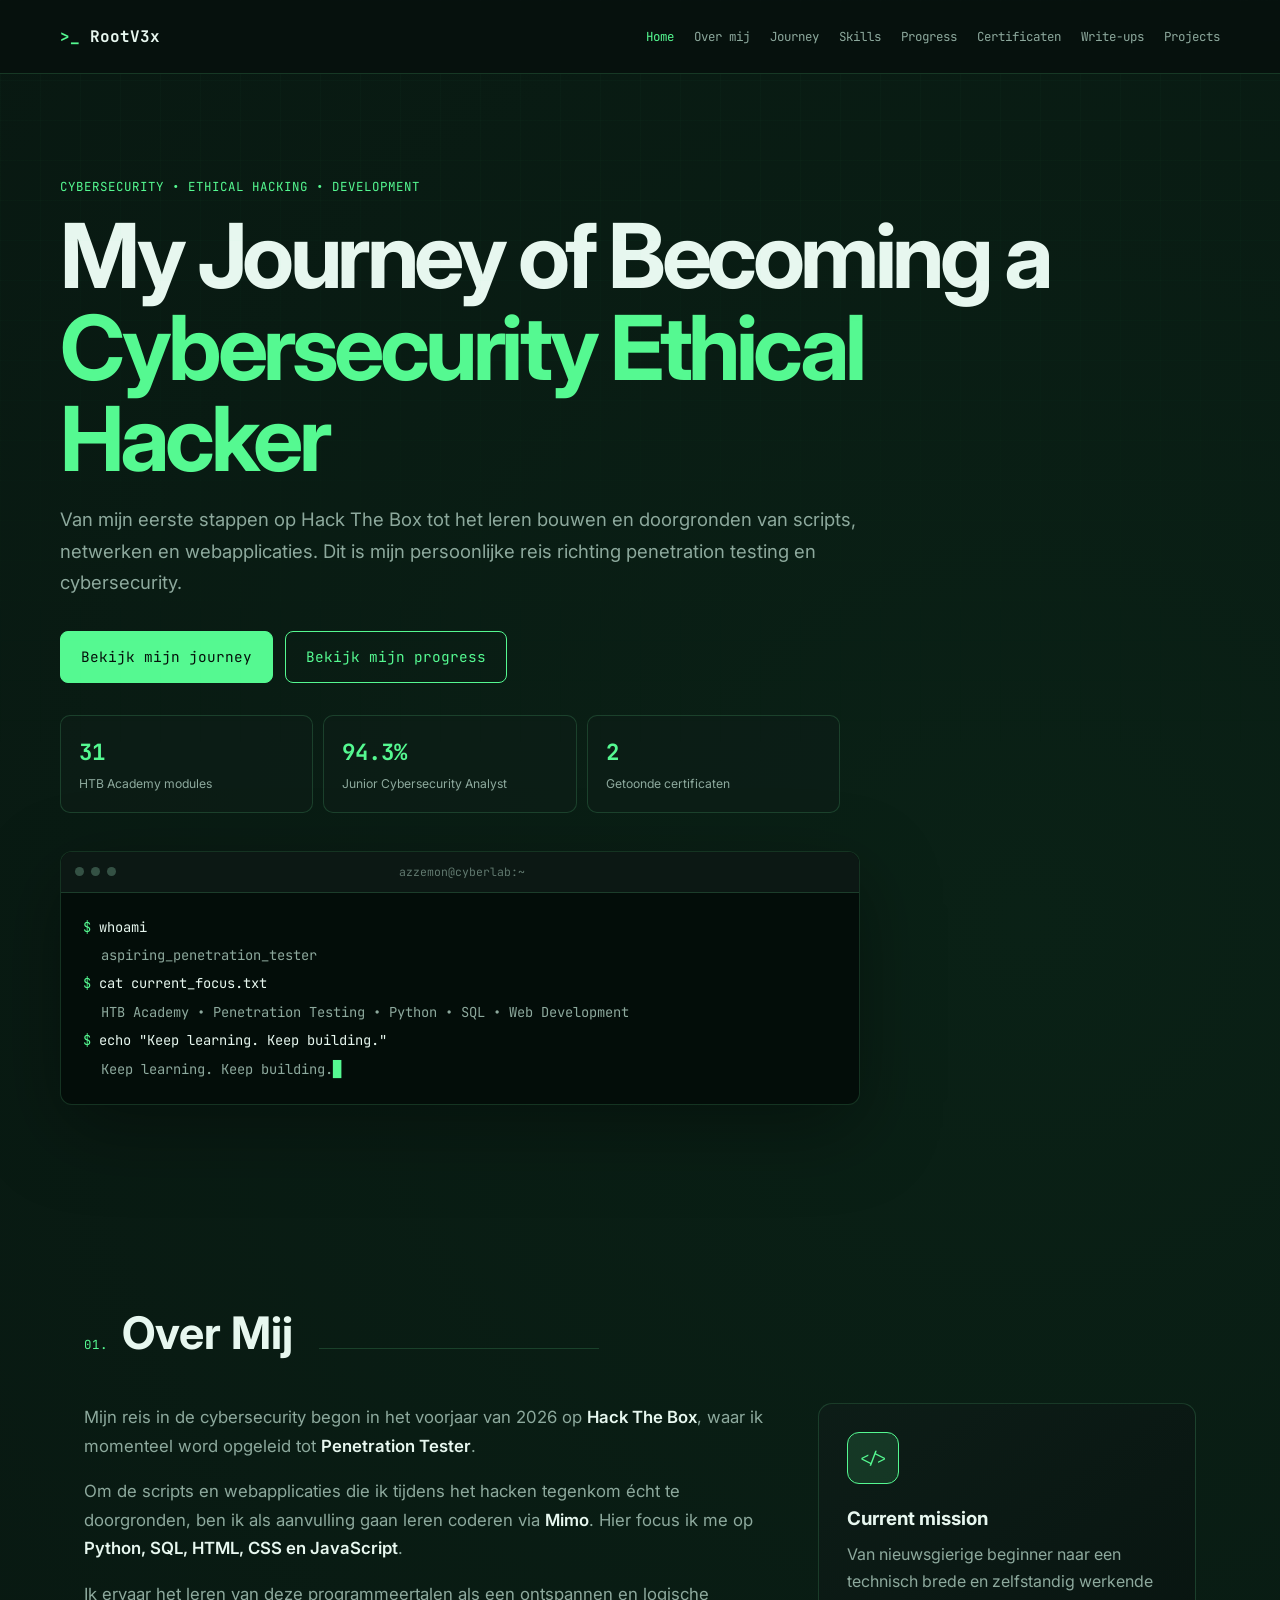
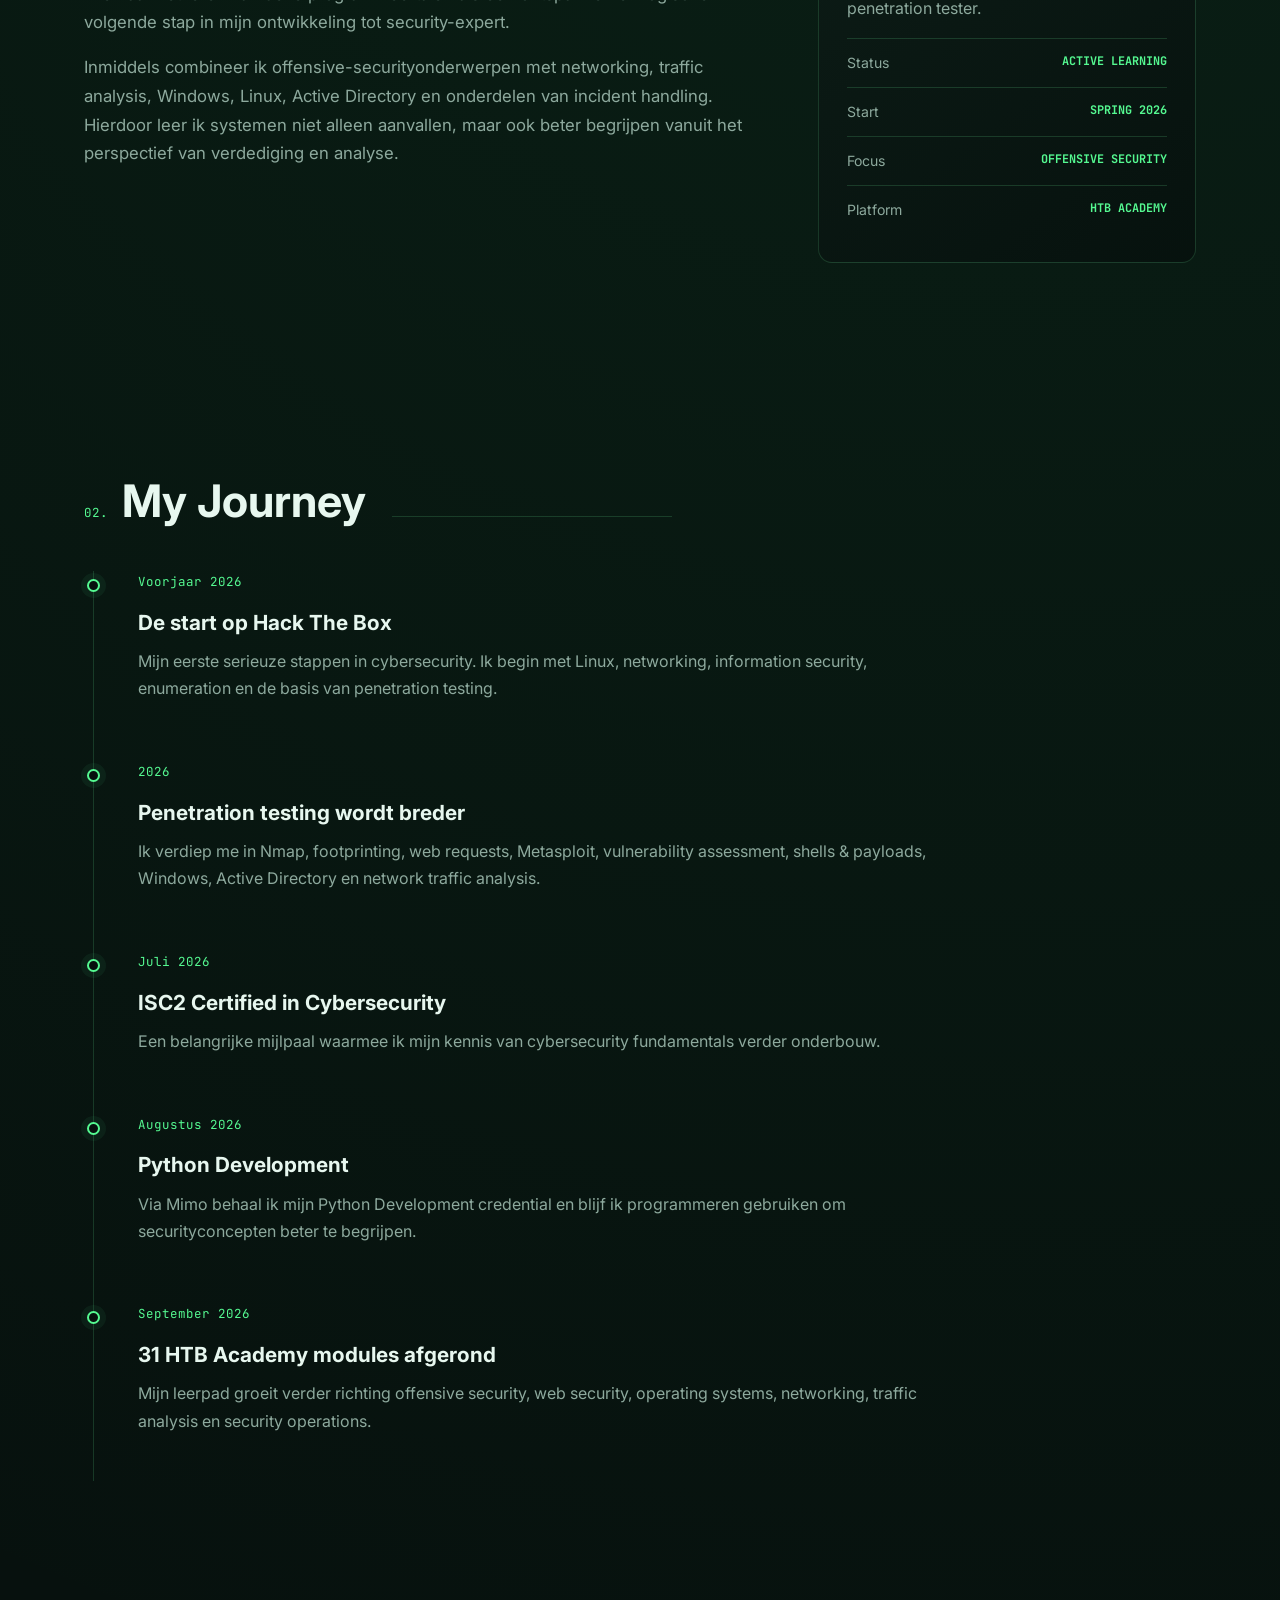
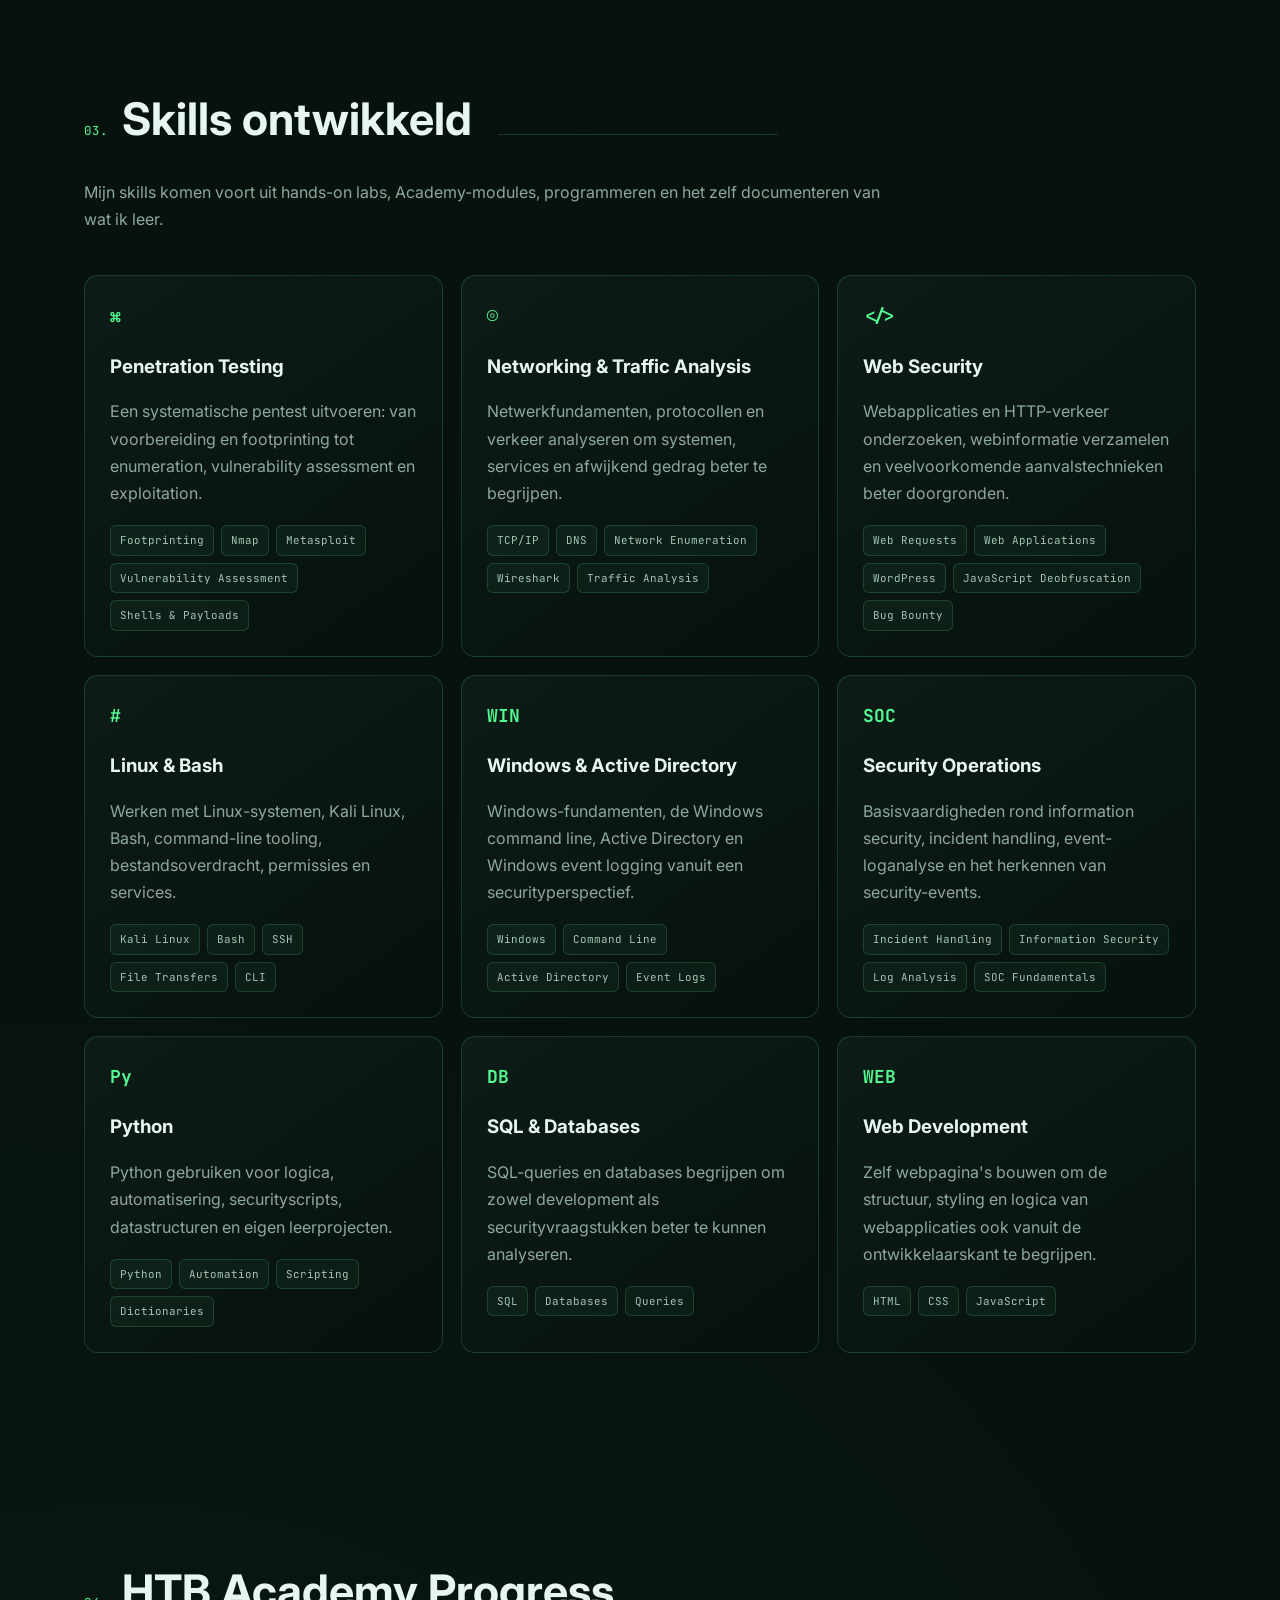
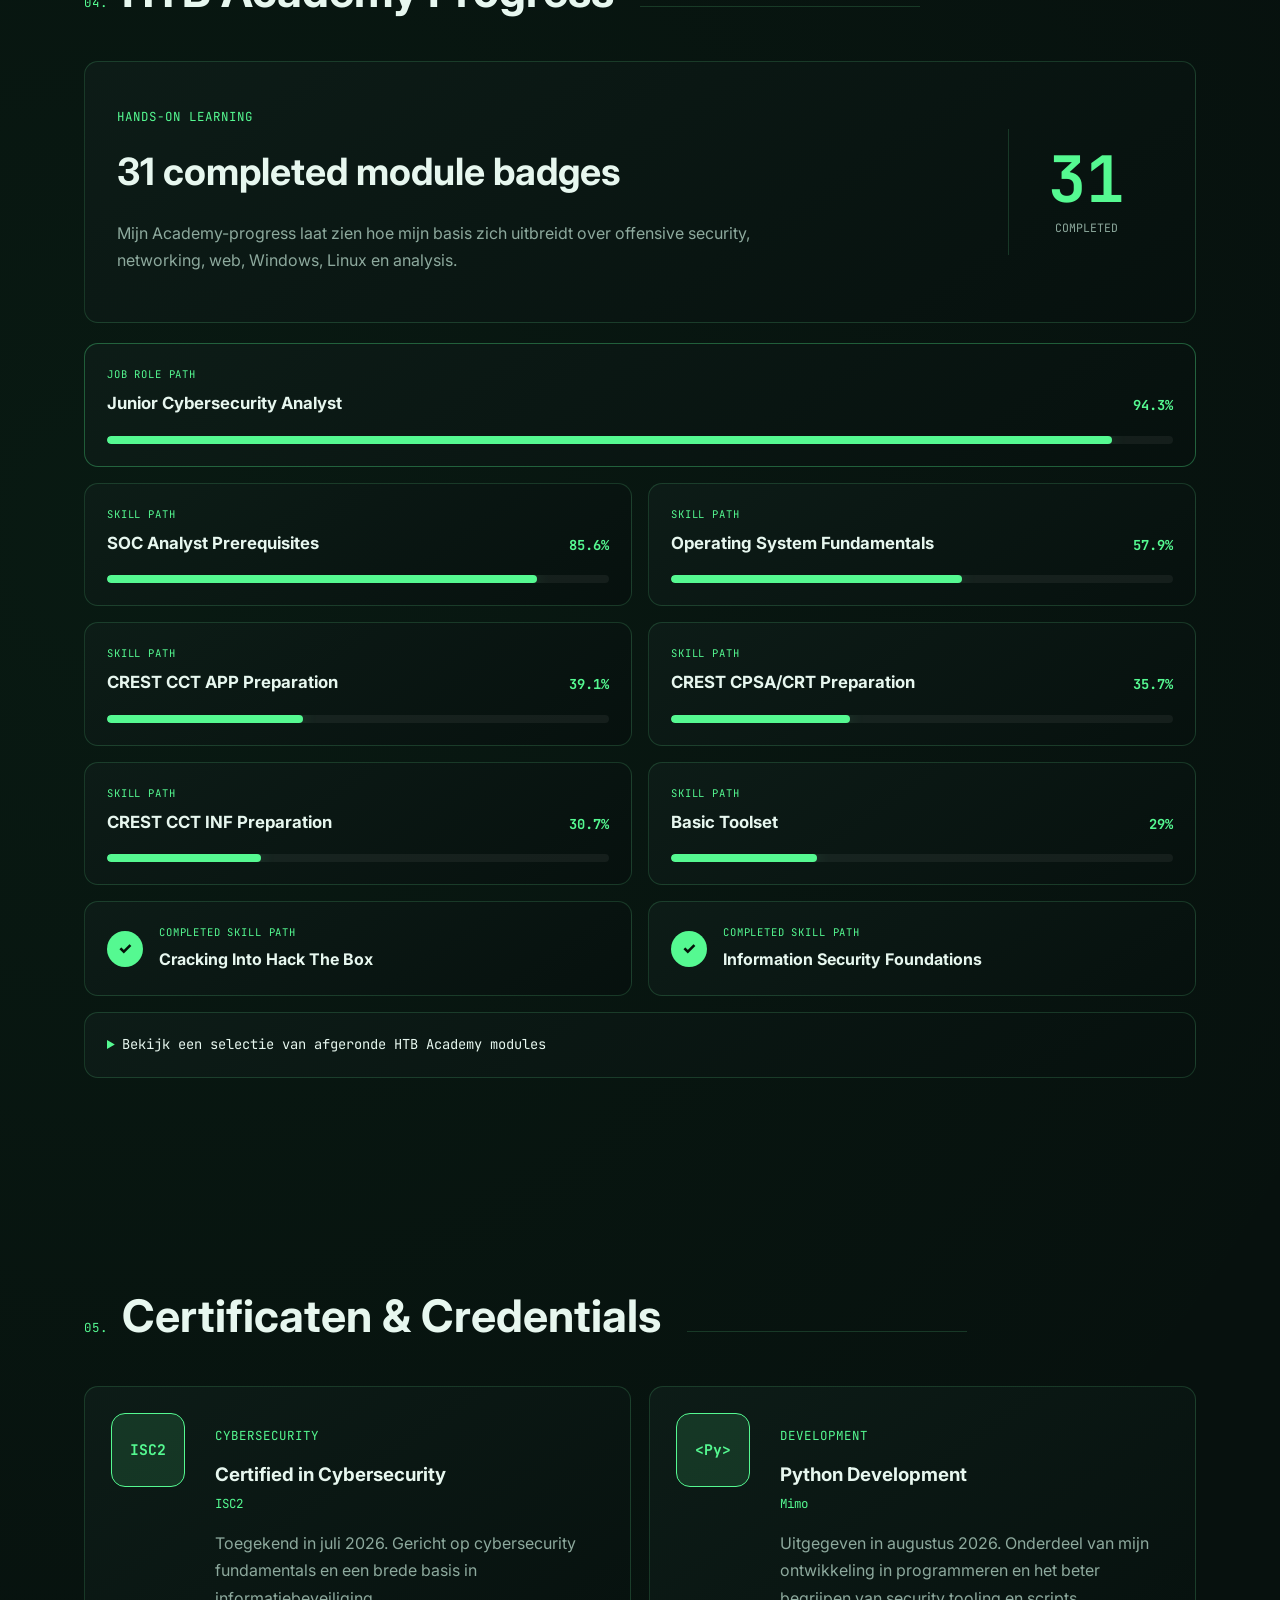
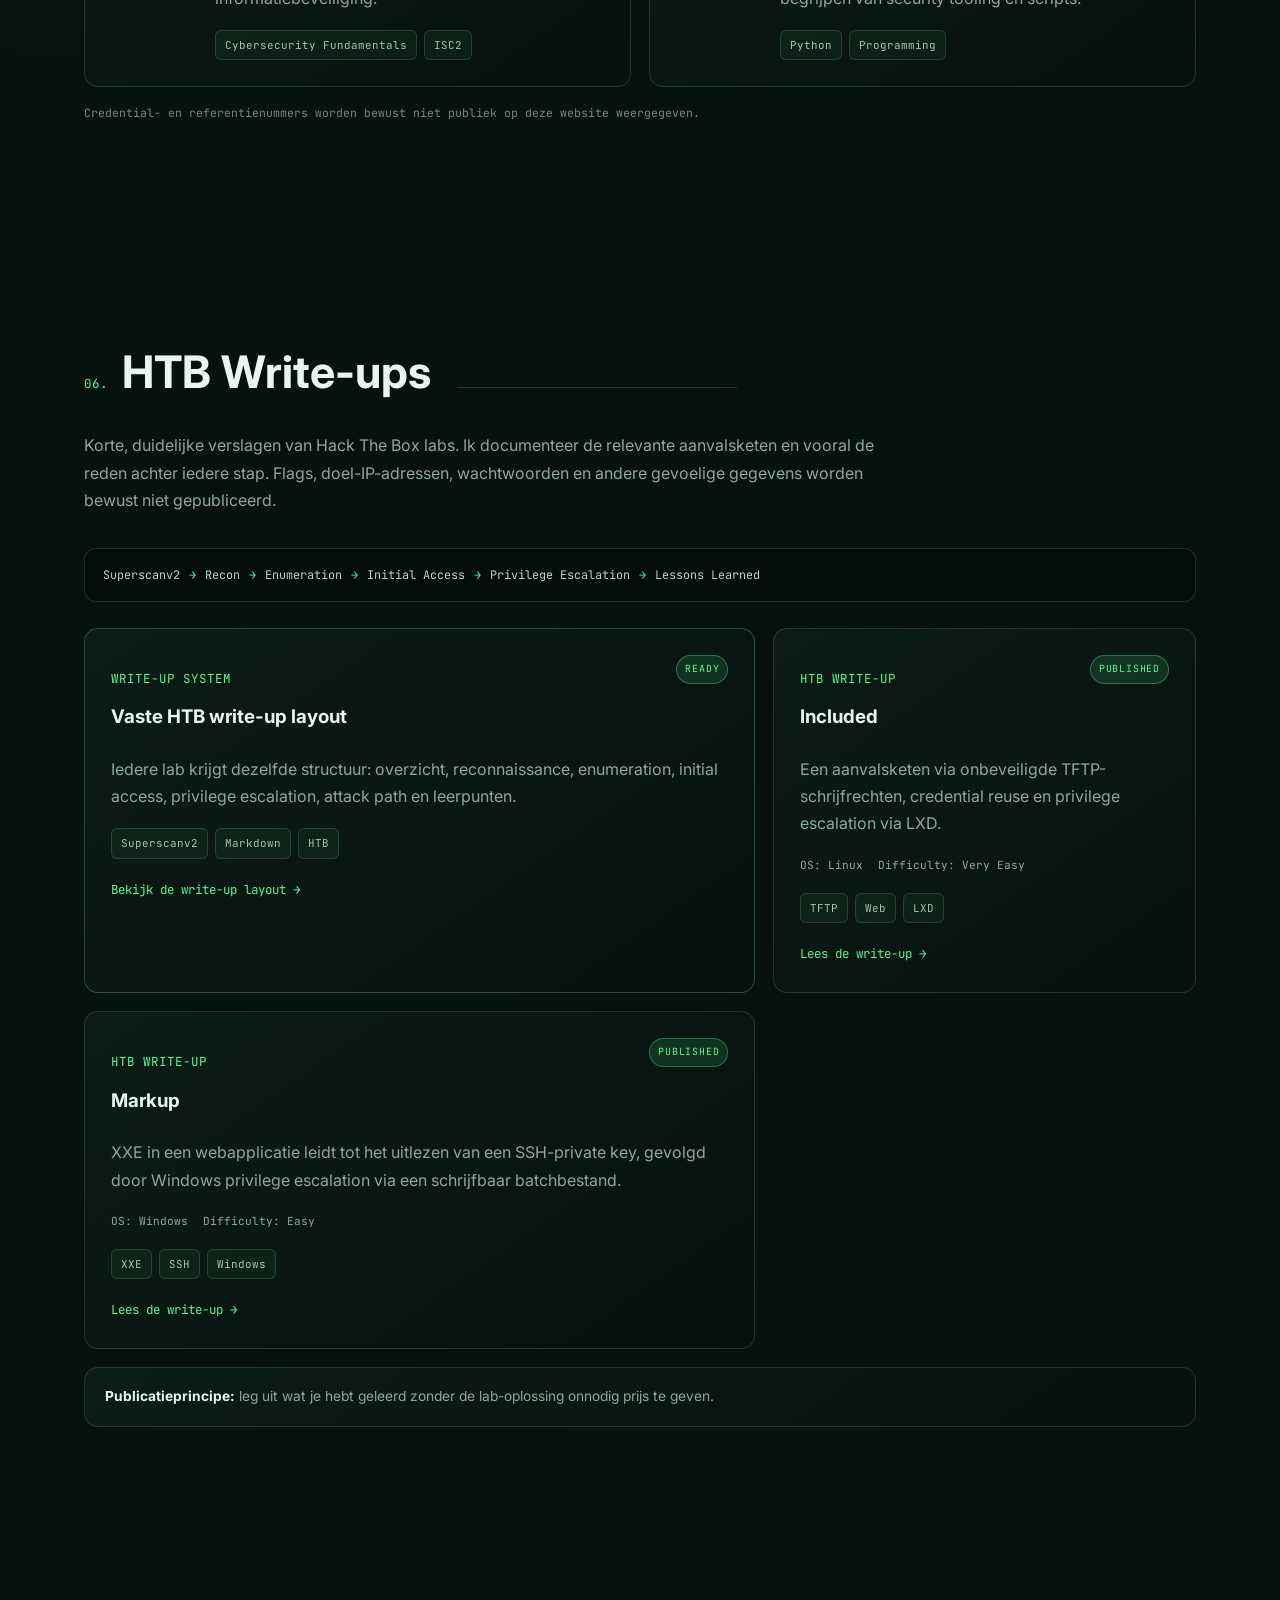
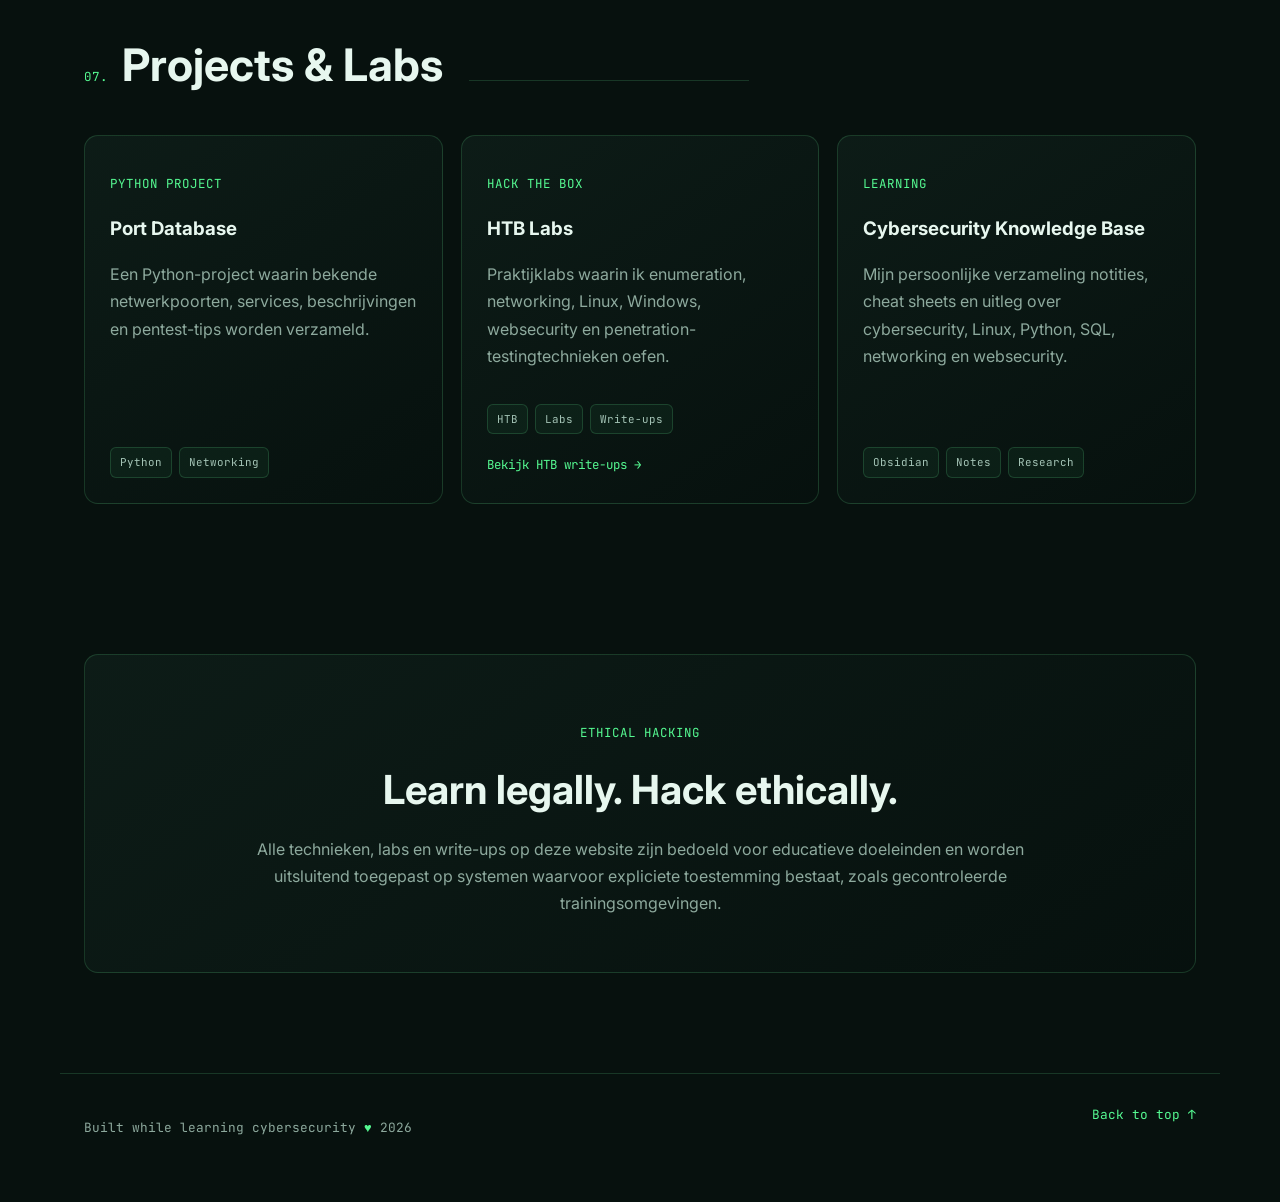
<file: index.html>
<!DOCTYPE html>
<html lang="nl">
<head>
  <meta charset="UTF-8">
  <meta name="viewport" content="width=device-width, initial-scale=1.0">
  <meta
    name="description"
    content="My Journey of Becoming a Cybersecurity Ethical Hacker - persoonlijke cybersecurity portfolio en leerjournaal."
  >
  <title>My Journey of Becoming a Cybersecurity Ethical Hacker</title>

  <link rel="preconnect" href="https://fonts.googleapis.com">
  <link rel="preconnect" href="https://fonts.gstatic.com" crossorigin>
  <link
    href="https://fonts.googleapis.com/css2?family=JetBrains+Mono:wght@400;500;600;700&family=Inter:wght@400;500;600;700&display=swap"
    rel="stylesheet"
  >
  <link rel="stylesheet" href="style.css">
</head>

<body>
  <header class="site-header">
    <a class="logo" href="#home"><span>&gt;_</span> RootV3x</a>

    <button
      class="menu-toggle"
      type="button"
      aria-label="Navigatie openen"
      aria-expanded="false"
    >
      <span></span>
      <span></span>
      <span></span>
    </button>

    <nav class="nav" aria-label="Hoofdnavigatie">
      <a href="#home">Home</a>
      <a href="#about">Over mij</a>
      <a href="#journey">Journey</a>
      <a href="#skills">Skills</a>
      <a href="#progress">Progress</a>
      <a href="#certificates">Certificaten</a>
      <a href="#writeups">Write-ups</a>
      <a href="#projects">Projects</a>
    </nav>
  </header>

  <main>
    <!-- HERO -->
    <section class="hero" id="home">
      <div class="hero-content">
        <p class="eyebrow">CYBERSECURITY • ETHICAL HACKING • DEVELOPMENT</p>

        <h1>
          My Journey of Becoming a
          <span>Cybersecurity Ethical Hacker</span>
        </h1>

        <p class="hero-copy">
          Van mijn eerste stappen op Hack The Box tot het leren bouwen en doorgronden
          van scripts, netwerken en webapplicaties. Dit is mijn persoonlijke reis
          richting penetration testing en cybersecurity.
        </p>

        <div class="hero-actions">
          <a class="button primary" href="#journey">Bekijk mijn journey</a>
          <a class="button secondary" href="#progress">Bekijk mijn progress</a>
        </div>

        <div class="quick-stats" aria-label="Cybersecurity voortgang">
          <article>
            <strong>31</strong>
            <span>HTB Academy modules</span>
          </article>
          <article>
            <strong>94.3%</strong>
            <span>Junior Cybersecurity Analyst</span>
          </article>
          <article>
            <strong>2</strong>
            <span>Getoonde certificaten</span>
          </article>
        </div>

        <div class="terminal" aria-label="Terminal voorbeeld">
          <div class="terminal-top">
            <span></span><span></span><span></span>
            <p>azzemon@cyberlab:~</p>
          </div>

          <div class="terminal-body">
            <p><span class="prompt">$</span> whoami</p>
            <p class="output">aspiring_penetration_tester</p>

            <p><span class="prompt">$</span> cat current_focus.txt</p>
            <p class="output">
              HTB Academy • Penetration Testing • Python • SQL • Web Development
            </p>

            <p><span class="prompt">$</span> echo "Keep learning. Keep building."</p>
            <p class="output">
              Keep learning. Keep building.<span class="cursor">█</span>
            </p>
          </div>
        </div>
      </div>
    </section>

    <!-- ABOUT -->
    <section class="section" id="about">
      <div class="section-heading">
        <p class="section-number">01.</p>
        <h2>Over Mij</h2>
      </div>

      <div class="about-grid">
        <div class="about-copy">
          <p>
            Mijn reis in de cybersecurity begon in het voorjaar van 2026 op
            <strong>Hack The Box</strong>, waar ik momenteel word opgeleid tot
            <strong>Penetration Tester</strong>.
          </p>

          <p>
            Om de scripts en webapplicaties die ik tijdens het hacken tegenkom écht
            te doorgronden, ben ik als aanvulling gaan leren coderen via
            <strong>Mimo</strong>. Hier focus ik me op
            <strong>Python, SQL, HTML, CSS en JavaScript</strong>.
          </p>

          <p>
            Ik ervaar het leren van deze programmeertalen als een ontspannen en
            logische volgende stap in mijn ontwikkeling tot security-expert.
          </p>

          <p>
            Inmiddels combineer ik offensive-securityonderwerpen met networking,
            traffic analysis, Windows, Linux, Active Directory en onderdelen van
            incident handling. Hierdoor leer ik systemen niet alleen aanvallen, maar
            ook beter begrijpen vanuit het perspectief van verdediging en analyse.
          </p>
        </div>

        <aside class="profile-card">
          <div class="profile-icon">&lt;/&gt;</div>
          <h3>Current mission</h3>
          <p>
            Van nieuwsgierige beginner naar een technisch brede en zelfstandig
            werkende penetration tester.
          </p>

          <div class="profile-stat">
            <span>Status</span>
            <strong>ACTIVE LEARNING</strong>
          </div>
          <div class="profile-stat">
            <span>Start</span>
            <strong>SPRING 2026</strong>
          </div>
          <div class="profile-stat">
            <span>Focus</span>
            <strong>OFFENSIVE SECURITY</strong>
          </div>
          <div class="profile-stat">
            <span>Platform</span>
            <strong>HTB ACADEMY</strong>
          </div>
        </aside>
      </div>
    </section>

    <!-- JOURNEY -->
    <section class="section" id="journey">
      <div class="section-heading">
        <p class="section-number">02.</p>
        <h2>My Journey</h2>
      </div>

      <div class="timeline">
        <article class="timeline-item">
          <div class="timeline-marker"></div>
          <p class="timeline-date">Voorjaar 2026</p>
          <h3>De start op Hack The Box</h3>
          <p>
            Mijn eerste serieuze stappen in cybersecurity. Ik begin met Linux,
            networking, information security, enumeration en de basis van
            penetration testing.
          </p>
        </article>

        <article class="timeline-item">
          <div class="timeline-marker"></div>
          <p class="timeline-date">2026</p>
          <h3>Penetration testing wordt breder</h3>
          <p>
            Ik verdiep me in Nmap, footprinting, web requests, Metasploit,
            vulnerability assessment, shells & payloads, Windows, Active Directory
            en network traffic analysis.
          </p>
        </article>

        <article class="timeline-item">
          <div class="timeline-marker"></div>
          <p class="timeline-date">Juli 2026</p>
          <h3>ISC2 Certified in Cybersecurity</h3>
          <p>
            Een belangrijke mijlpaal waarmee ik mijn kennis van cybersecurity
            fundamentals verder onderbouw.
          </p>
        </article>

        <article class="timeline-item">
          <div class="timeline-marker"></div>
          <p class="timeline-date">Augustus 2026</p>
          <h3>Python Development</h3>
          <p>
            Via Mimo behaal ik mijn Python Development credential en blijf ik
            programmeren gebruiken om securityconcepten beter te begrijpen.
          </p>
        </article>

        <article class="timeline-item">
          <div class="timeline-marker"></div>
          <p class="timeline-date">September 2026</p>
          <h3>31 HTB Academy modules afgerond</h3>
          <p>
            Mijn leerpad groeit verder richting offensive security, web security,
            operating systems, networking, traffic analysis en security operations.
          </p>
        </article>
      </div>
    </section>

    <!-- SKILLS -->
    <section class="section" id="skills">
      <div class="section-heading">
        <p class="section-number">03.</p>
        <h2>Skills ontwikkeld</h2>
      </div>

      <p class="section-intro">
        Mijn skills komen voort uit hands-on labs, Academy-modules, programmeren
        en het zelf documenteren van wat ik leer.
      </p>

      <div class="skills-grid">
        <article class="skill-card">
          <p class="skill-icon">⌘</p>
          <h3>Penetration Testing</h3>
          <p>
            Een systematische pentest uitvoeren: van voorbereiding en footprinting
            tot enumeration, vulnerability assessment en exploitation.
          </p>
          <div class="tags">
            <span>Footprinting</span>
            <span>Nmap</span>
            <span>Metasploit</span>
            <span>Vulnerability Assessment</span>
            <span>Shells & Payloads</span>
          </div>
        </article>

        <article class="skill-card">
          <p class="skill-icon">◎</p>
          <h3>Networking & Traffic Analysis</h3>
          <p>
            Netwerkfundamenten, protocollen en verkeer analyseren om systemen,
            services en afwijkend gedrag beter te begrijpen.
          </p>
          <div class="tags">
            <span>TCP/IP</span>
            <span>DNS</span>
            <span>Network Enumeration</span>
            <span>Wireshark</span>
            <span>Traffic Analysis</span>
          </div>
        </article>

        <article class="skill-card">
          <p class="skill-icon">&lt;/&gt;</p>
          <h3>Web Security</h3>
          <p>
            Webapplicaties en HTTP-verkeer onderzoeken, webinformatie verzamelen
            en veelvoorkomende aanvalstechnieken beter doorgronden.
          </p>
          <div class="tags">
            <span>Web Requests</span>
            <span>Web Applications</span>
            <span>WordPress</span>
            <span>JavaScript Deobfuscation</span>
            <span>Bug Bounty</span>
          </div>
        </article>

        <article class="skill-card">
          <p class="skill-icon">#</p>
          <h3>Linux & Bash</h3>
          <p>
            Werken met Linux-systemen, Kali Linux, Bash, command-line tooling,
            bestandsoverdracht, permissies en services.
          </p>
          <div class="tags">
            <span>Kali Linux</span>
            <span>Bash</span>
            <span>SSH</span>
            <span>File Transfers</span>
            <span>CLI</span>
          </div>
        </article>

        <article class="skill-card">
          <p class="skill-icon">WIN</p>
          <h3>Windows & Active Directory</h3>
          <p>
            Windows-fundamenten, de Windows command line, Active Directory en
            Windows event logging vanuit een securityperspectief.
          </p>
          <div class="tags">
            <span>Windows</span>
            <span>Command Line</span>
            <span>Active Directory</span>
            <span>Event Logs</span>
          </div>
        </article>

        <article class="skill-card">
          <p class="skill-icon">SOC</p>
          <h3>Security Operations</h3>
          <p>
            Basisvaardigheden rond information security, incident handling,
            event-loganalyse en het herkennen van security-events.
          </p>
          <div class="tags">
            <span>Incident Handling</span>
            <span>Information Security</span>
            <span>Log Analysis</span>
            <span>SOC Fundamentals</span>
          </div>
        </article>

        <article class="skill-card">
          <p class="skill-icon">Py</p>
          <h3>Python</h3>
          <p>
            Python gebruiken voor logica, automatisering, securityscripts,
            datastructuren en eigen leerprojecten.
          </p>
          <div class="tags">
            <span>Python</span>
            <span>Automation</span>
            <span>Scripting</span>
            <span>Dictionaries</span>
          </div>
        </article>

        <article class="skill-card">
          <p class="skill-icon">DB</p>
          <h3>SQL & Databases</h3>
          <p>
            SQL-queries en databases begrijpen om zowel development als
            securityvraagstukken beter te kunnen analyseren.
          </p>
          <div class="tags">
            <span>SQL</span>
            <span>Databases</span>
            <span>Queries</span>
          </div>
        </article>

        <article class="skill-card">
          <p class="skill-icon">WEB</p>
          <h3>Web Development</h3>
          <p>
            Zelf webpagina's bouwen om de structuur, styling en logica van
            webapplicaties ook vanuit de ontwikkelaarskant te begrijpen.
          </p>
          <div class="tags">
            <span>HTML</span>
            <span>CSS</span>
            <span>JavaScript</span>
          </div>
        </article>
      </div>
    </section>

    <!-- HTB PROGRESS -->
    <section class="section" id="progress">
      <div class="section-heading">
        <p class="section-number">04.</p>
        <h2>HTB Academy Progress</h2>
      </div>

      <div class="progress-hero">
        <div>
          <p class="eyebrow">HANDS-ON LEARNING</p>
          <h3>31 completed module badges</h3>
          <p>
            Mijn Academy-progress laat zien hoe mijn basis zich uitbreidt over
            offensive security, networking, web, Windows, Linux en analysis.
          </p>
        </div>

        <div class="progress-number">
          <strong>31</strong>
          <span>completed</span>
        </div>
      </div>

      <div class="path-grid">
        <article class="path-card featured">
          <div class="path-top">
            <div>
              <p class="path-label">JOB ROLE PATH</p>
              <h3>Junior Cybersecurity Analyst</h3>
            </div>
            <strong>94.3%</strong>
          </div>
          <div class="progress-track">
            <span style="width: 94.3%"></span>
          </div>
        </article>

        <article class="path-card">
          <div class="path-top">
            <div>
              <p class="path-label">SKILL PATH</p>
              <h3>SOC Analyst Prerequisites</h3>
            </div>
            <strong>85.6%</strong>
          </div>
          <div class="progress-track">
            <span style="width: 85.6%"></span>
          </div>
        </article>

        <article class="path-card">
          <div class="path-top">
            <div>
              <p class="path-label">SKILL PATH</p>
              <h3>Operating System Fundamentals</h3>
            </div>
            <strong>57.9%</strong>
          </div>
          <div class="progress-track">
            <span style="width: 57.9%"></span>
          </div>
        </article>

        <article class="path-card">
          <div class="path-top">
            <div>
              <p class="path-label">SKILL PATH</p>
              <h3>CREST CCT APP Preparation</h3>
            </div>
            <strong>39.1%</strong>
          </div>
          <div class="progress-track">
            <span style="width: 39.1%"></span>
          </div>
        </article>

        <article class="path-card">
          <div class="path-top">
            <div>
              <p class="path-label">SKILL PATH</p>
              <h3>CREST CPSA/CRT Preparation</h3>
            </div>
            <strong>35.7%</strong>
          </div>
          <div class="progress-track">
            <span style="width: 35.7%"></span>
          </div>
        </article>

        <article class="path-card">
          <div class="path-top">
            <div>
              <p class="path-label">SKILL PATH</p>
              <h3>CREST CCT INF Preparation</h3>
            </div>
            <strong>30.7%</strong>
          </div>
          <div class="progress-track">
            <span style="width: 30.7%"></span>
          </div>
        </article>

        <article class="path-card">
          <div class="path-top">
            <div>
              <p class="path-label">SKILL PATH</p>
              <h3>Basic Toolset</h3>
            </div>
            <strong>29%</strong>
          </div>
          <div class="progress-track">
            <span style="width: 29%"></span>
          </div>
        </article>
      </div>

      <div class="completed-paths">
        <article>
          <span class="check">✓</span>
          <div>
            <p class="path-label">COMPLETED SKILL PATH</p>
            <h3>Cracking Into Hack The Box</h3>
          </div>
        </article>

        <article>
          <span class="check">✓</span>
          <div>
            <p class="path-label">COMPLETED SKILL PATH</p>
            <h3>Information Security Foundations</h3>
          </div>
        </article>
      </div>

      <details class="module-list">
        <summary>Bekijk een selectie van afgeronde HTB Academy modules</summary>

        <div class="module-tags">
          <span>Learning Process</span>
          <span>Introduction to Academy</span>
          <span>Hacking WordPress</span>
          <span>Linux Fundamentals</span>
          <span>Network Enumeration with Nmap</span>
          <span>Introduction to Bash Scripting</span>
          <span>File Transfers</span>
          <span>Introduction to Networking</span>
          <span>Web Requests</span>
          <span>Using the Metasploit Framework</span>
          <span>JavaScript Deobfuscation</span>
          <span>Windows Fundamentals</span>
          <span>Introduction to Active Directory</span>
          <span>Introduction to Web Applications</span>
          <span>Getting Started</span>
          <span>Intro to Network Traffic Analysis</span>
          <span>Setting Up</span>
          <span>Penetration Testing Process</span>
          <span>Vulnerability Assessment</span>
          <span>Footprinting</span>
          <span>Shells &amp; Payloads</span>
          <span>Information Gathering - Web Edition</span>
          <span>Bug Bounty Hunting Process</span>
          <span>Introduction to Windows Command Line</span>
          <span>Incident Handling Process</span>
          <span>Windows Event Logs</span>
          <span>Introduction to Information Security</span>
          <span>Introduction to Penetration Testing</span>
          <span>Network Foundations</span>
          <span>Pentest in a Nutshell</span>
          <span>Malware Traffic Analysis with Wireshark</span>
        </div>
      </details>
    </section>

    <!-- CERTIFICATES -->
    <section class="section" id="certificates">
      <div class="section-heading">
        <p class="section-number">05.</p>
        <h2>Certificaten & Credentials</h2>
      </div>

      <div class="certificate-grid">
        <article class="certificate-card">
          <div class="certificate-badge">ISC2</div>
          <div>
            <p class="project-type">CYBERSECURITY</p>
            <h3>Certified in Cybersecurity</h3>
            <p class="issuer">ISC2</p>
            <p>
              Toegekend in juli 2026. Gericht op cybersecurity fundamentals en een
              brede basis in informatiebeveiliging.
            </p>
            <div class="tags">
              <span>Cybersecurity Fundamentals</span>
              <span>ISC2</span>
            </div>
          </div>
        </article>

        <article class="certificate-card">
          <div class="certificate-badge">&lt;Py&gt;</div>
          <div>
            <p class="project-type">DEVELOPMENT</p>
            <h3>Python Development</h3>
            <p class="issuer">Mimo</p>
            <p>
              Uitgegeven in augustus 2026. Onderdeel van mijn ontwikkeling in
              programmeren en het beter begrijpen van security tooling en scripts.
            </p>
            <div class="tags">
              <span>Python</span>
              <span>Programming</span>
            </div>
          </div>
        </article>
      </div>

      <p class="privacy-note">
        Credential- en referentienummers worden bewust niet publiek op deze website
        weergegeven.
      </p>
    </section>

    <!-- HTB WRITE-UPS -->
    <section class="section" id="writeups">
      <div class="section-heading">
        <p class="section-number">06.</p>
        <h2>HTB Write-ups</h2>
      </div>

      <p class="section-intro">
        Korte, duidelijke verslagen van Hack The Box labs. Ik documenteer de relevante
        aanvalsketen en vooral de reden achter iedere stap. Flags, doel-IP-adressen,
        wachtwoorden en andere gevoelige gegevens worden bewust niet gepubliceerd.
      </p>

      <div class="writeup-workflow" aria-label="Write-up workflow">
        <span>Superscanv2</span>
        <b>→</b>
        <span>Recon</span>
        <b>→</b>
        <span>Enumeration</span>
        <b>→</b>
        <span>Initial Access</span>
        <b>→</b>
        <span>Privilege Escalation</span>
        <b>→</b>
        <span>Lessons Learned</span>
      </div>

      <div class="writeups-grid">
        <article class="writeup-card writeup-card-featured">
          <div class="writeup-card-top">
            <div>
              <p class="project-type">WRITE-UP SYSTEM</p>
              <h3>Vaste HTB write-up layout</h3>
            </div>
            <span class="status-badge">READY</span>
          </div>
          <p>
            Iedere lab krijgt dezelfde structuur: overzicht, reconnaissance,
            enumeration, initial access, privilege escalation, attack path en leerpunten.
          </p>
          <div class="tags">
            <span>Superscanv2</span>
            <span>Markdown</span>
            <span>HTB</span>
          </div>
          <a class="text-link" href="writeups/_template.html">Bekijk de write-up layout →</a>
        </article>

        <article class="writeup-card">
          <div class="writeup-card-top">
            <div>
              <p class="project-type">HTB WRITE-UP</p>
              <h3>Included</h3>
            </div>
            <span class="status-badge">PUBLISHED</span>
          </div>
          <p>
            Een aanvalsketen via onbeveiligde TFTP-schrijfrechten, credential reuse
            en privilege escalation via LXD.
          </p>
          <div class="writeup-meta">
            <span>OS: Linux</span>
            <span>Difficulty: Very Easy</span>
          </div>
          <div class="tags">
            <span>TFTP</span>
            <span>Web</span>
            <span>LXD</span>
          </div>
          <a class="text-link" href="writeups/included.html">Lees de write-up →</a>
        </article>

        <article class="writeup-card">
          <div class="writeup-card-top">
            <div>
              <p class="project-type">HTB WRITE-UP</p>
              <h3>Markup</h3>
            </div>
            <span class="status-badge">PUBLISHED</span>
          </div>
          <p>
            XXE in een webapplicatie leidt tot het uitlezen van een SSH-private key,
            gevolgd door Windows privilege escalation via een schrijfbaar batchbestand.
          </p>
          <div class="writeup-meta">
            <span>OS: Windows</span>
            <span>Difficulty: Easy</span>
          </div>
          <div class="tags">
            <span>XXE</span>
            <span>SSH</span>
            <span>Windows</span>
          </div>
          <a class="text-link" href="writeups/markup.html">Lees de write-up →</a>
        </article>
      </div>

      <div class="publication-note">
        <p><strong>Publicatieprincipe:</strong> leg uit wat je hebt geleerd zonder de lab-oplossing onnodig prijs te geven.</p>
      </div>
    </section>

    <!-- PROJECTS -->
    <section class="section" id="projects">
      <div class="section-heading">
        <p class="section-number">07.</p>
        <h2>Projects & Labs</h2>
      </div>

      <div class="projects-grid">
        <article class="project-card">
          <div>
            <p class="project-type">PYTHON PROJECT</p>
            <h3>Port Database</h3>
            <p>
              Een Python-project waarin bekende netwerkpoorten, services,
              beschrijvingen en pentest-tips worden verzameld.
            </p>
          </div>

          <div class="tags">
            <span>Python</span>
            <span>Networking</span>
          </div>
        </article>

        <article class="project-card">
          <div>
            <p class="project-type">HACK THE BOX</p>
            <h3>HTB Labs</h3>
            <p>
              Praktijklabs waarin ik enumeration, networking, Linux, Windows,
              websecurity en penetration-testingtechnieken oefen.
            </p>
          </div>

          <div>
            <div class="tags">
              <span>HTB</span>
              <span>Labs</span>
              <span>Write-ups</span>
            </div>
            <a class="text-link" href="#writeups">Bekijk HTB write-ups →</a>
          </div>
        </article>

        <article class="project-card">
          <div>
            <p class="project-type">LEARNING</p>
            <h3>Cybersecurity Knowledge Base</h3>
            <p>
              Mijn persoonlijke verzameling notities, cheat sheets en uitleg over
              cybersecurity, Linux, Python, SQL, networking en websecurity.
            </p>
          </div>

          <div class="tags">
            <span>Obsidian</span>
            <span>Notes</span>
            <span>Research</span>
          </div>
        </article>
      </div>
    </section>

    <!-- ETHICS -->
    <section class="ethics section">
      <div class="ethics-card">
        <p class="section-number">ETHICAL HACKING</p>
        <h2>Learn legally. Hack ethically.</h2>
        <p>
          Alle technieken, labs en write-ups op deze website zijn bedoeld voor
          educatieve doeleinden en worden uitsluitend toegepast op systemen waarvoor
          expliciete toestemming bestaat, zoals gecontroleerde trainingsomgevingen.
        </p>
      </div>
    </section>
  </main>

  <footer>
    <p>Built while learning cybersecurity <span>♥</span> 2026</p>
    <a href="#home">Back to top ↑</a>
  </footer>

  <script src="script.js"></script>
</body>
</html>
</file>
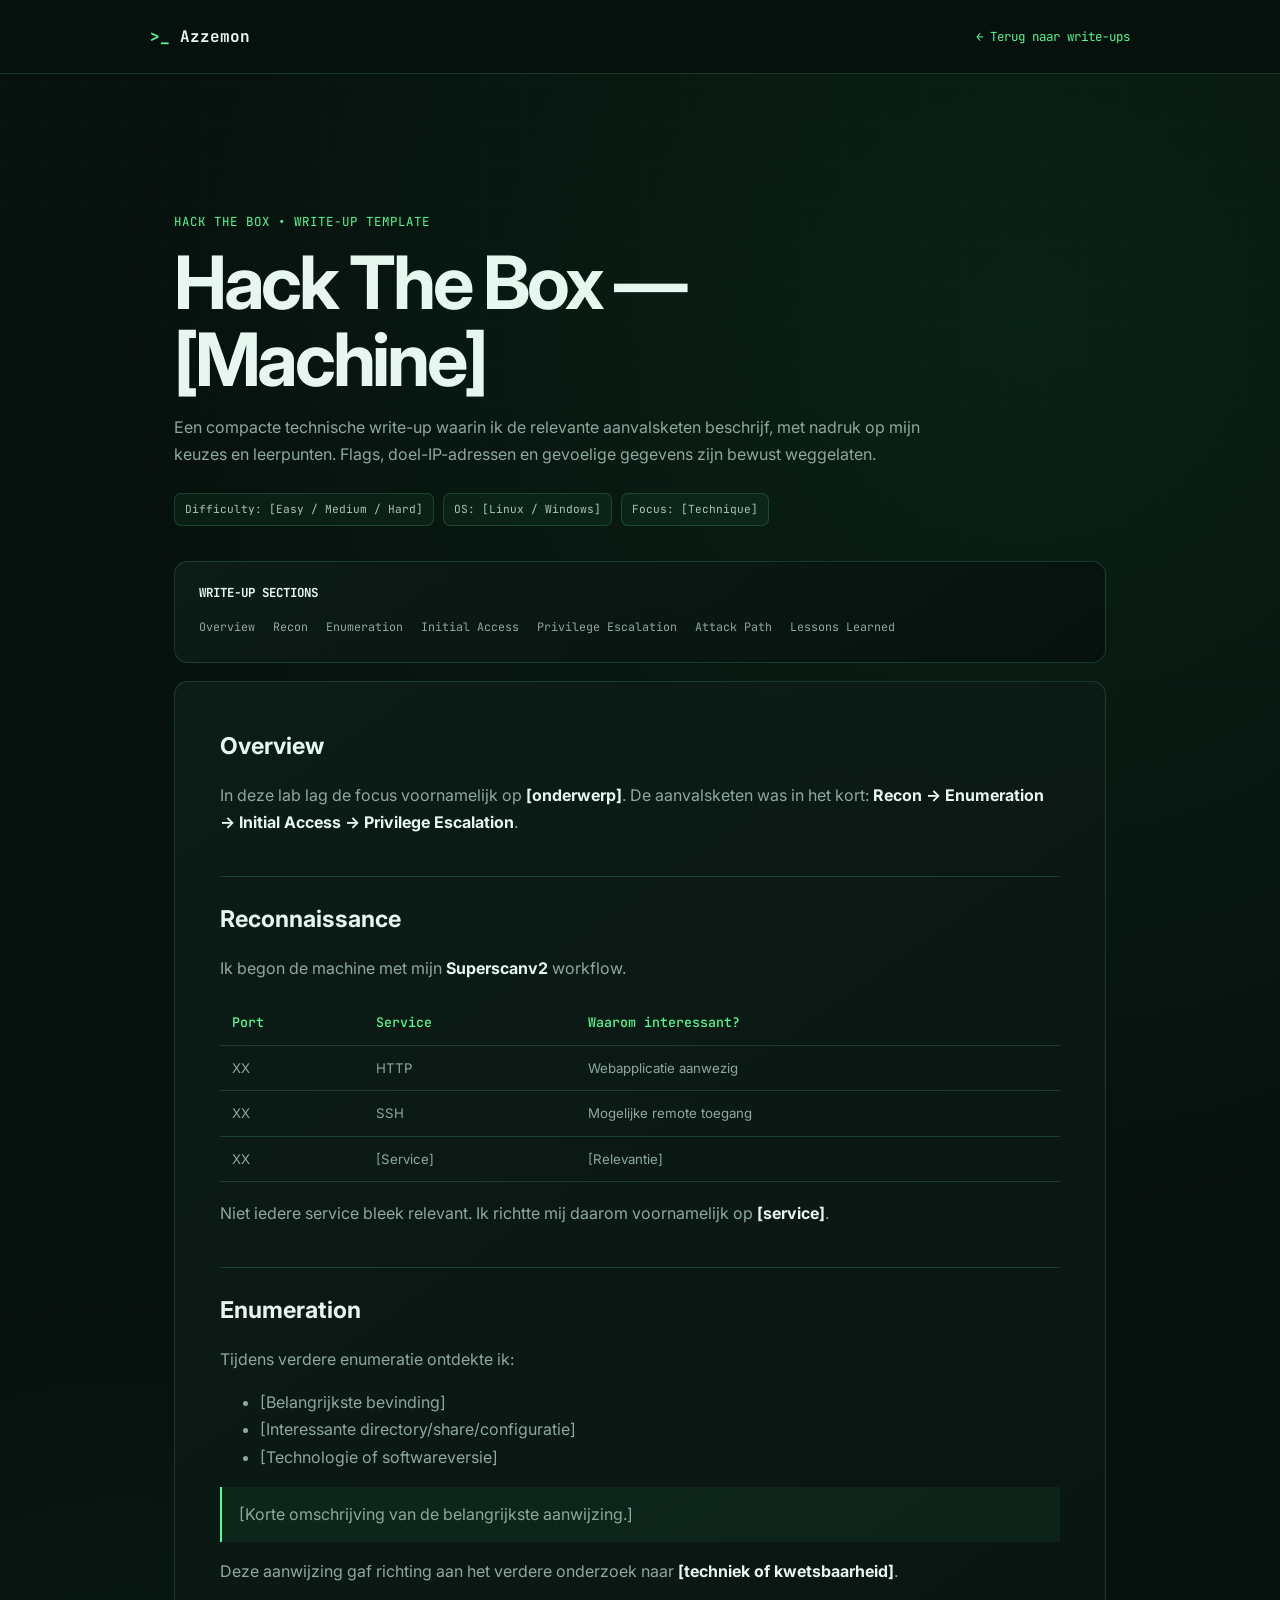
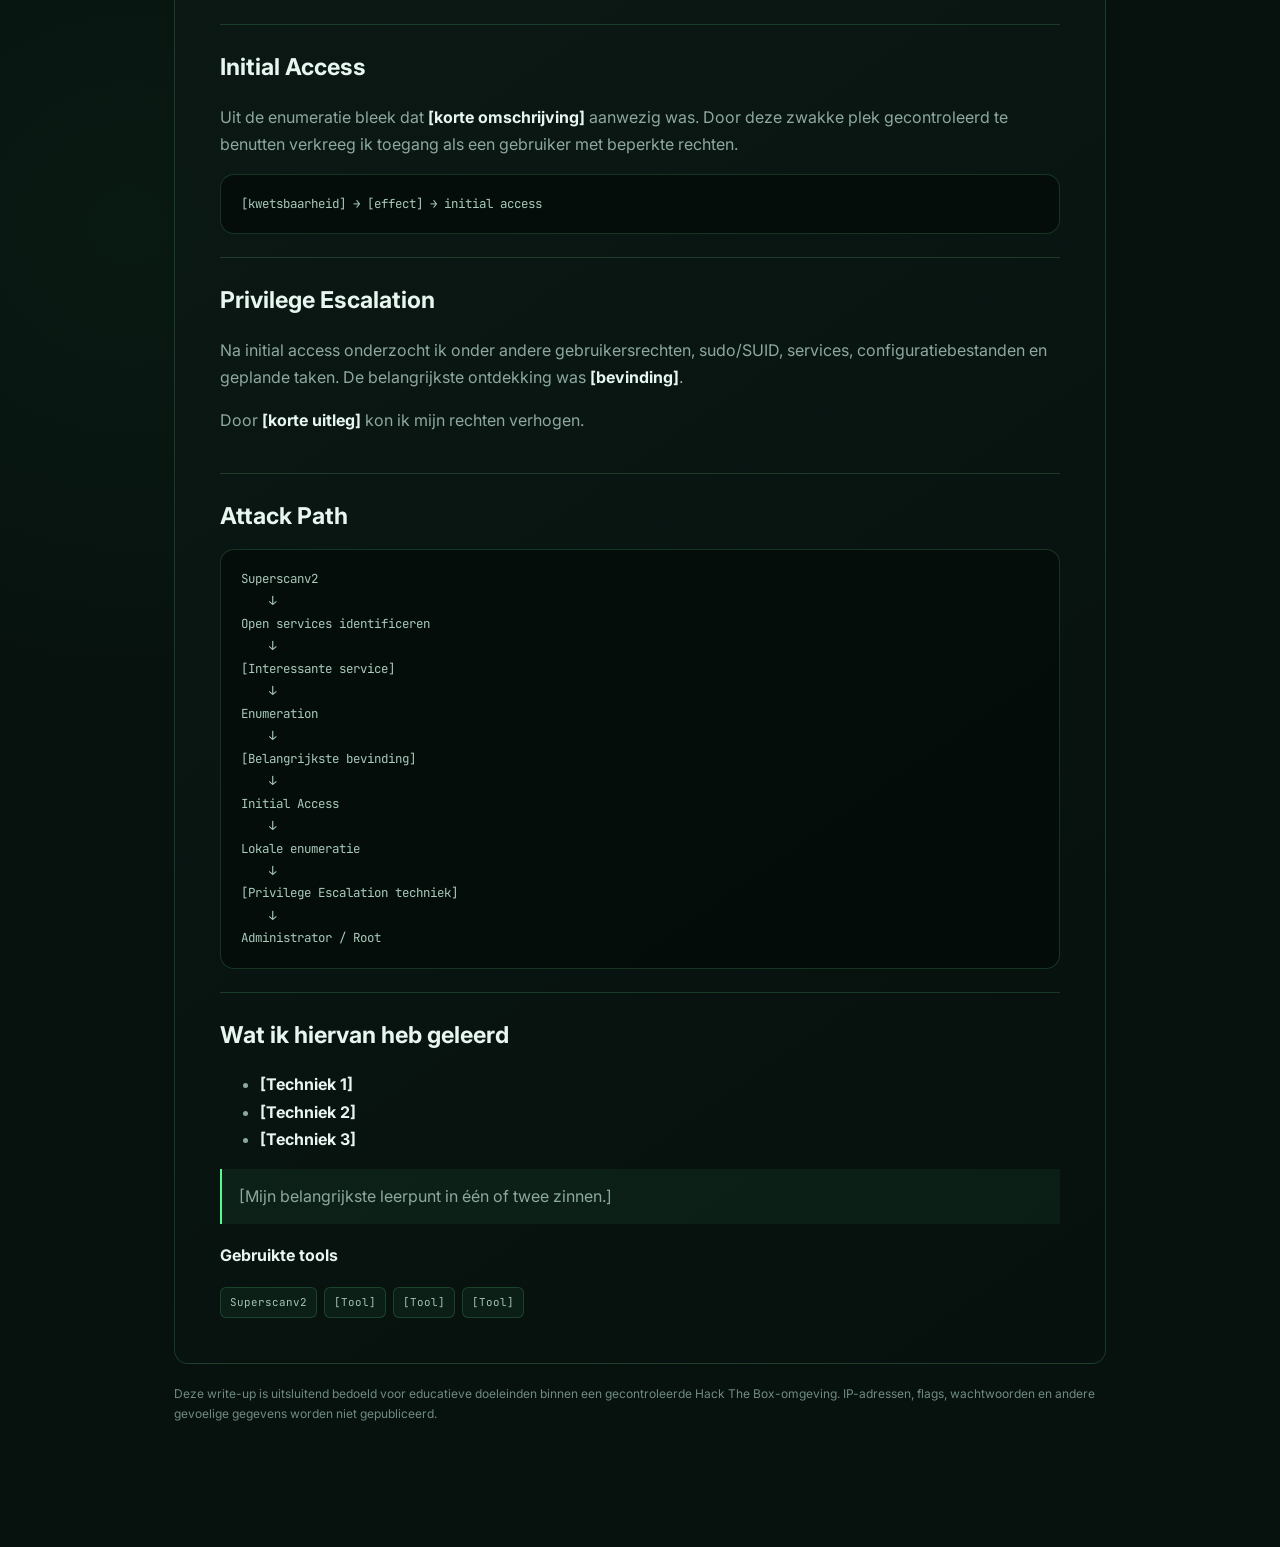
<file: writeups/_template.html>
<!DOCTYPE html>
<html lang="nl">
<head>
  <meta charset="UTF-8">
  <meta name="viewport" content="width=device-width, initial-scale=1.0">
  <meta name="description" content="Hack The Box write-up - cybersecurity leerjournaal van Azzemon.">
  <title>HTB Write-up Template | Azzemon</title>
  <link rel="preconnect" href="https://fonts.googleapis.com">
  <link rel="preconnect" href="https://fonts.gstatic.com" crossorigin>
  <link href="https://fonts.googleapis.com/css2?family=JetBrains+Mono:wght@400;500;600;700&family=Inter:wght@400;500;600;700&display=swap" rel="stylesheet">
  <link rel="stylesheet" href="../style.css">
</head>
<body class="writeup-page">
  <header class="site-header">
    <a class="logo" href="../index.html"><span>&gt;_</span> Azzemon</a>
    <a class="writeup-back" href="../index.html#writeups">← Terug naar write-ups</a>
  </header>

  <main>
    <div class="writeup-hero">
      <p class="eyebrow">HACK THE BOX • WRITE-UP TEMPLATE</p>
      <h1>Hack The Box — [Machine]</h1>
      <p>
        Een compacte technische write-up waarin ik de relevante aanvalsketen beschrijf,
        met nadruk op mijn keuzes en leerpunten. Flags, doel-IP-adressen en gevoelige
        gegevens zijn bewust weggelaten.
      </p>
      <div class="writeup-summary">
        <span>Difficulty: [Easy / Medium / Hard]</span>
        <span>OS: [Linux / Windows]</span>
        <span>Focus: [Technique]</span>
      </div>
    </div>

    <nav class="writeup-toc" aria-label="Inhoudsopgave">
      <strong>WRITE-UP SECTIONS</strong>
      <a href="#overview">Overview</a>
      <a href="#recon">Recon</a>
      <a href="#enumeration">Enumeration</a>
      <a href="#access">Initial Access</a>
      <a href="#privesc">Privilege Escalation</a>
      <a href="#attack-path">Attack Path</a>
      <a href="#lessons">Lessons Learned</a>
    </nav>

    <article class="writeup-article">
      <section id="overview">
        <h2>Overview</h2>
        <p>
          In deze lab lag de focus voornamelijk op <strong>[onderwerp]</strong>.
          De aanvalsketen was in het kort:
          <strong>Recon → Enumeration → Initial Access → Privilege Escalation</strong>.
        </p>
      </section>

      <section id="recon">
        <h2>Reconnaissance</h2>
        <p>Ik begon de machine met mijn <strong>Superscanv2</strong> workflow.</p>
        <table class="writeup-table">
          <thead><tr><th>Port</th><th>Service</th><th>Waarom interessant?</th></tr></thead>
          <tbody>
            <tr><td>XX</td><td>HTTP</td><td>Webapplicatie aanwezig</td></tr>
            <tr><td>XX</td><td>SSH</td><td>Mogelijke remote toegang</td></tr>
            <tr><td>XX</td><td>[Service]</td><td>[Relevantie]</td></tr>
          </tbody>
        </table>
        <p>Niet iedere service bleek relevant. Ik richtte mij daarom voornamelijk op <strong>[service]</strong>.</p>
      </section>

      <section id="enumeration">
        <h2>Enumeration</h2>
        <p>Tijdens verdere enumeratie ontdekte ik:</p>
        <ul>
          <li>[Belangrijkste bevinding]</li>
          <li>[Interessante directory/share/configuratie]</li>
          <li>[Technologie of softwareversie]</li>
        </ul>
        <div class="writeup-callout">[Korte omschrijving van de belangrijkste aanwijzing.]</div>
        <p>Deze aanwijzing gaf richting aan het verdere onderzoek naar <strong>[techniek of kwetsbaarheid]</strong>.</p>
      </section>

      <section id="access">
        <h2>Initial Access</h2>
        <p>
          Uit de enumeratie bleek dat <strong>[korte omschrijving]</strong> aanwezig was.
          Door deze zwakke plek gecontroleerd te benutten verkreeg ik toegang als een
          gebruiker met beperkte rechten.
        </p>
        <div class="attack-path">[kwetsbaarheid] → [effect] → initial access</div>
      </section>

      <section id="privesc">
        <h2>Privilege Escalation</h2>
        <p>
          Na initial access onderzocht ik onder andere gebruikersrechten, sudo/SUID,
          services, configuratiebestanden en geplande taken. De belangrijkste ontdekking
          was <strong>[bevinding]</strong>.
        </p>
        <p>Door <strong>[korte uitleg]</strong> kon ik mijn rechten verhogen.</p>
      </section>

      <section id="attack-path">
        <h2>Attack Path</h2>
        <div class="attack-path">Superscanv2
    ↓
Open services identificeren
    ↓
[Interessante service]
    ↓
Enumeration
    ↓
[Belangrijkste bevinding]
    ↓
Initial Access
    ↓
Lokale enumeratie
    ↓
[Privilege Escalation techniek]
    ↓
Administrator / Root</div>
      </section>

      <section id="lessons">
        <h2>Wat ik hiervan heb geleerd</h2>
        <ul>
          <li><strong>[Techniek 1]</strong></li>
          <li><strong>[Techniek 2]</strong></li>
          <li><strong>[Techniek 3]</strong></li>
        </ul>
        <div class="writeup-callout">[Mijn belangrijkste leerpunt in één of twee zinnen.]</div>

        <h3>Gebruikte tools</h3>
        <div class="tags">
          <span>Superscanv2</span><span>[Tool]</span><span>[Tool]</span><span>[Tool]</span>
        </div>
      </section>
    </article>

    <p class="writeup-disclaimer">
      Deze write-up is uitsluitend bedoeld voor educatieve doeleinden binnen een
      gecontroleerde Hack The Box-omgeving. IP-adressen, flags, wachtwoorden en andere
      gevoelige gegevens worden niet gepubliceerd.
    </p>
  </main>
</body>
</html>
</file>
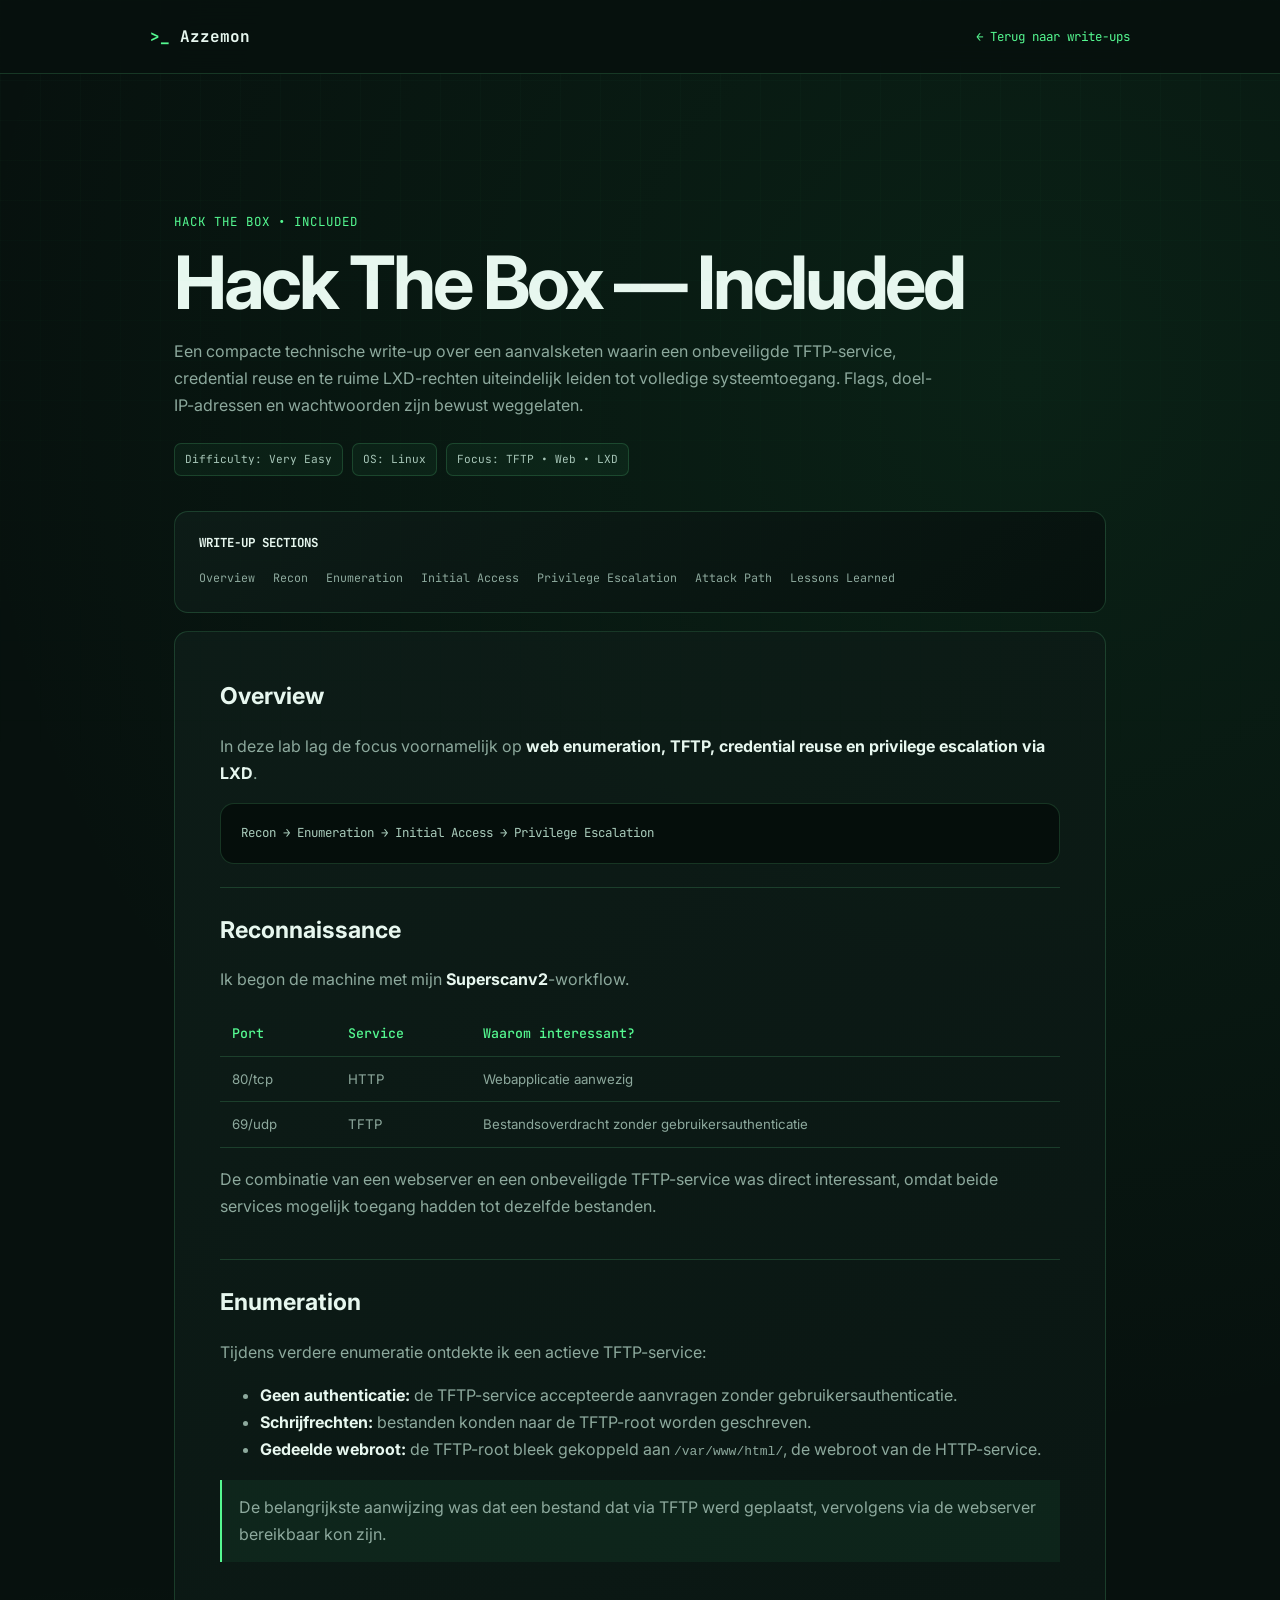
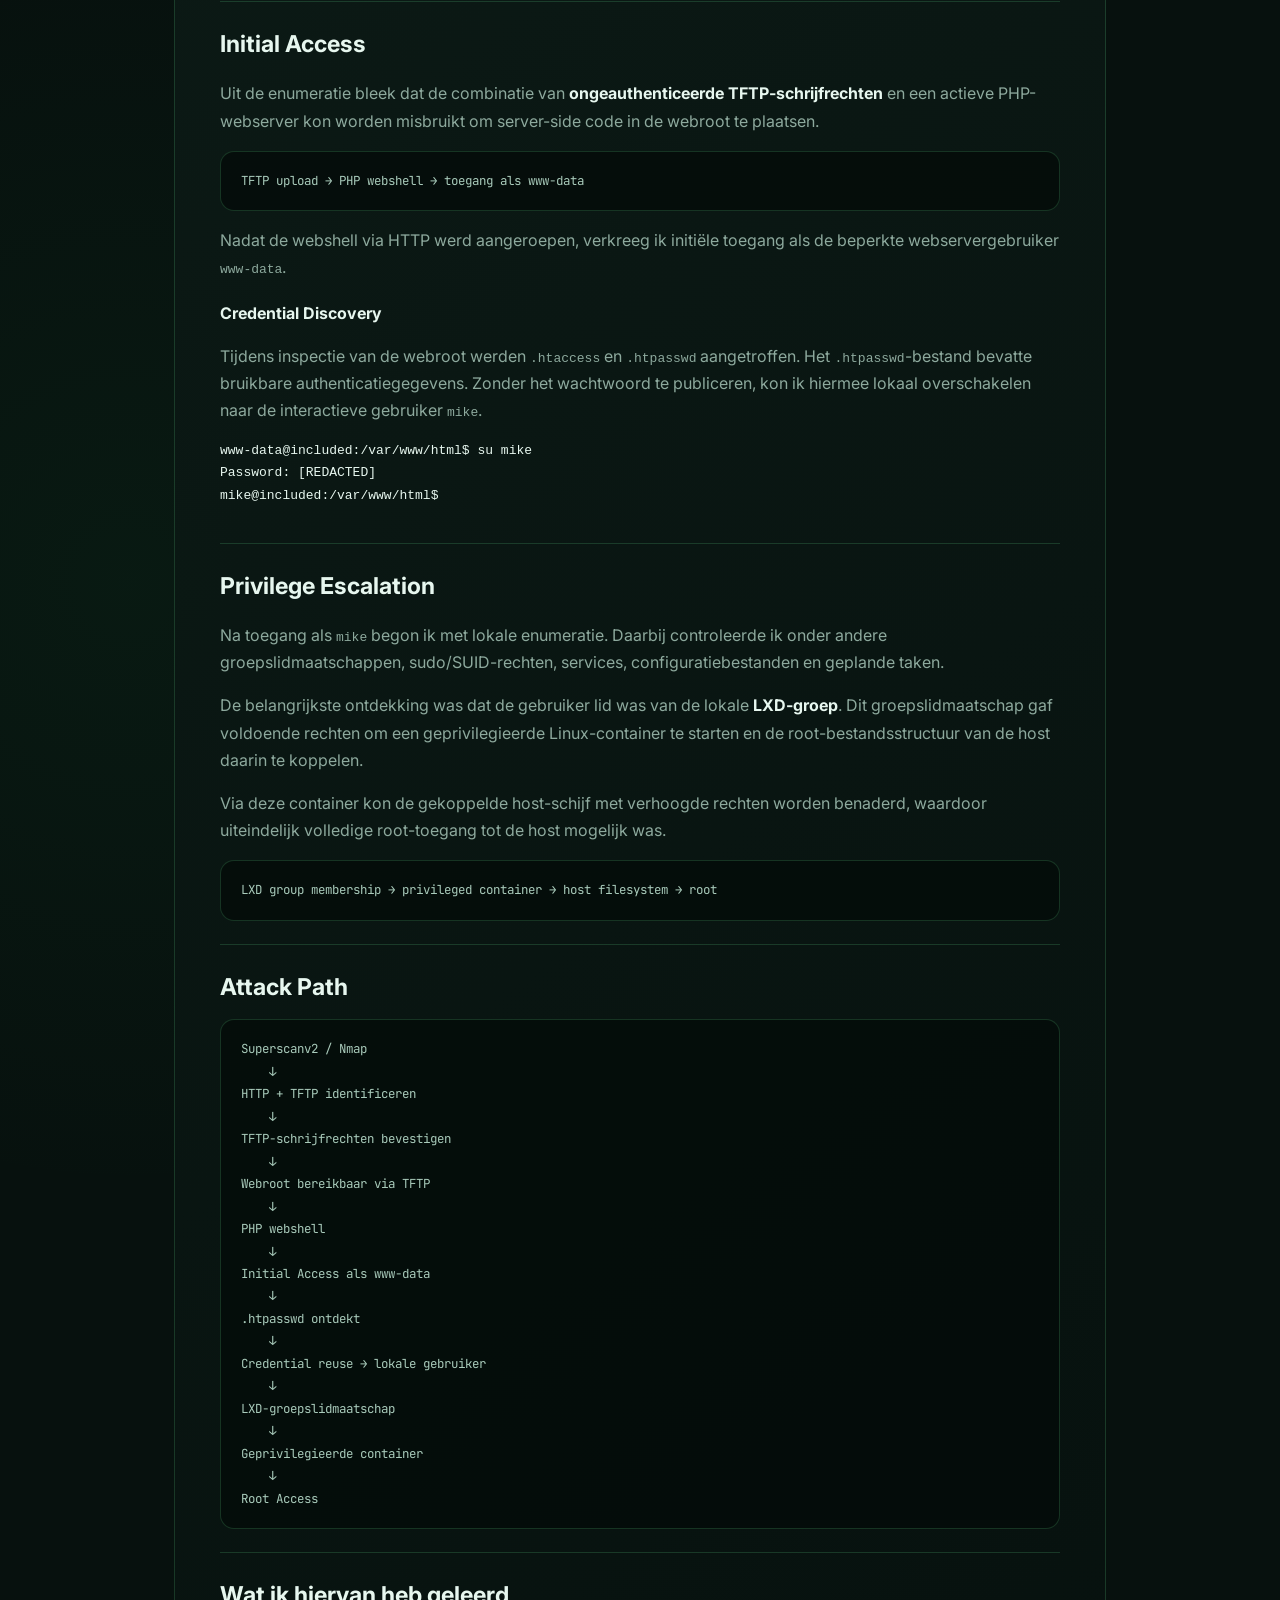
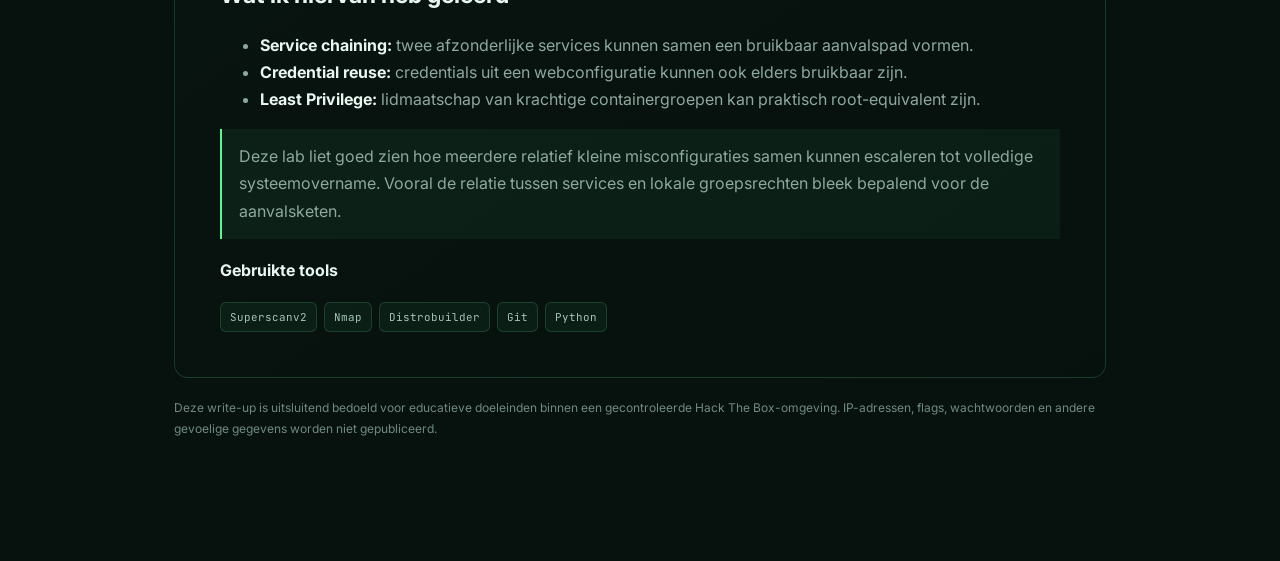
<file: writeups/included.html>
<!DOCTYPE html>
<html lang="nl">
<head>
  <meta charset="UTF-8">
  <meta name="viewport" content="width=device-width, initial-scale=1.0">
  <meta name="description" content="Hack The Box Included write-up - TFTP, web enumeration en LXD privilege escalation.">
  <title>HTB Included Write-up | Azzemon</title>
  <link rel="preconnect" href="https://fonts.googleapis.com">
  <link rel="preconnect" href="https://fonts.gstatic.com" crossorigin>
  <link href="https://fonts.googleapis.com/css2?family=JetBrains+Mono:wght@400;500;600;700&family=Inter:wght@400;500;600;700&display=swap" rel="stylesheet">
  <link rel="stylesheet" href="../style.css">
</head>
<body class="writeup-page">
  <header class="site-header">
    <a class="logo" href="../index.html"><span>&gt;_</span> Azzemon</a>
    <a class="writeup-back" href="../index.html#writeups">← Terug naar write-ups</a>
  </header>

  <main>
    <div class="writeup-hero">
      <p class="eyebrow">HACK THE BOX • INCLUDED</p>
      <h1>Hack The Box — Included</h1>
      <p>
        Een compacte technische write-up over een aanvalsketen waarin een onbeveiligde
        TFTP-service, credential reuse en te ruime LXD-rechten uiteindelijk leiden tot
        volledige systeemtoegang. Flags, doel-IP-adressen en wachtwoorden zijn bewust
        weggelaten.
      </p>
      <div class="writeup-summary">
        <span>Difficulty: Very Easy</span>
        <span>OS: Linux</span>
        <span>Focus: TFTP • Web • LXD</span>
      </div>
    </div>

    <nav class="writeup-toc" aria-label="Inhoudsopgave">
      <strong>WRITE-UP SECTIONS</strong>
      <a href="#overview">Overview</a>
      <a href="#recon">Recon</a>
      <a href="#enumeration">Enumeration</a>
      <a href="#access">Initial Access</a>
      <a href="#privesc">Privilege Escalation</a>
      <a href="#attack-path">Attack Path</a>
      <a href="#lessons">Lessons Learned</a>
    </nav>

    <article class="writeup-article">
      <section id="overview">
        <h2>Overview</h2>
        <p>
          In deze lab lag de focus voornamelijk op <strong>web enumeration, TFTP,
          credential reuse en privilege escalation via LXD</strong>.
        </p>
        <div class="attack-path">Recon → Enumeration → Initial Access → Privilege Escalation</div>
      </section>

      <section id="recon">
        <h2>Reconnaissance</h2>
        <p>Ik begon de machine met mijn <strong>Superscanv2</strong>-workflow.</p>
        <table class="writeup-table">
          <thead>
            <tr><th>Port</th><th>Service</th><th>Waarom interessant?</th></tr>
          </thead>
          <tbody>
            <tr><td>80/tcp</td><td>HTTP</td><td>Webapplicatie aanwezig</td></tr>
            <tr><td>69/udp</td><td>TFTP</td><td>Bestandsoverdracht zonder gebruikersauthenticatie</td></tr>
          </tbody>
        </table>
        <p>
          De combinatie van een webserver en een onbeveiligde TFTP-service was direct
          interessant, omdat beide services mogelijk toegang hadden tot dezelfde bestanden.
        </p>
      </section>

      <section id="enumeration">
        <h2>Enumeration</h2>
        <p>Tijdens verdere enumeratie ontdekte ik een actieve TFTP-service:</p>
        <ul>
          <li><strong>Geen authenticatie:</strong> de TFTP-service accepteerde aanvragen zonder gebruikersauthenticatie.</li>
          <li><strong>Schrijfrechten:</strong> bestanden konden naar de TFTP-root worden geschreven.</li>
          <li><strong>Gedeelde webroot:</strong> de TFTP-root bleek gekoppeld aan <code>/var/www/html/</code>, de webroot van de HTTP-service.</li>
        </ul>
        <div class="writeup-callout">
          De belangrijkste aanwijzing was dat een bestand dat via TFTP werd geplaatst,
          vervolgens via de webserver bereikbaar kon zijn.
        </div>
      </section>

      <section id="access">
        <h2>Initial Access</h2>
        <p>
          Uit de enumeratie bleek dat de combinatie van <strong>ongeauthenticeerde
          TFTP-schrijfrechten</strong> en een actieve PHP-webserver kon worden misbruikt
          om server-side code in de webroot te plaatsen.
        </p>
        <div class="attack-path">TFTP upload → PHP webshell → toegang als www-data</div>
        <p>
          Nadat de webshell via HTTP werd aangeroepen, verkreeg ik initiële toegang als
          de beperkte webservergebruiker <code>www-data</code>.
        </p>

        <h3>Credential Discovery</h3>
        <p>
          Tijdens inspectie van de webroot werden <code>.htaccess</code> en
          <code>.htpasswd</code> aangetroffen. Het <code>.htpasswd</code>-bestand bevatte
          bruikbare authenticatiegegevens. Zonder het wachtwoord te publiceren, kon ik
          hiermee lokaal overschakelen naar de interactieve gebruiker <code>mike</code>.
        </p>
        <pre><code>www-data@included:/var/www/html$ su mike
Password: [REDACTED]
mike@included:/var/www/html$</code></pre>
      </section>

      <section id="privesc">
        <h2>Privilege Escalation</h2>
        <p>
          Na toegang als <code>mike</code> begon ik met lokale enumeratie. Daarbij
          controleerde ik onder andere groepslidmaatschappen, sudo/SUID-rechten,
          services, configuratiebestanden en geplande taken.
        </p>
        <p>
          De belangrijkste ontdekking was dat de gebruiker lid was van de lokale
          <strong>LXD-groep</strong>. Dit groepslidmaatschap gaf voldoende rechten om een
          geprivilegieerde Linux-container te starten en de root-bestandsstructuur van de
          host daarin te koppelen.
        </p>
        <p>
          Via deze container kon de gekoppelde host-schijf met verhoogde rechten worden
          benaderd, waardoor uiteindelijk volledige root-toegang tot de host mogelijk was.
        </p>
        <div class="attack-path">LXD group membership → privileged container → host filesystem → root</div>
      </section>

      <section id="attack-path">
        <h2>Attack Path</h2>
        <div class="attack-path">Superscanv2 / Nmap
    ↓
HTTP + TFTP identificeren
    ↓
TFTP-schrijfrechten bevestigen
    ↓
Webroot bereikbaar via TFTP
    ↓
PHP webshell
    ↓
Initial Access als www-data
    ↓
.htpasswd ontdekt
    ↓
Credential reuse → lokale gebruiker
    ↓
LXD-groepslidmaatschap
    ↓
Geprivilegieerde container
    ↓
Root Access</div>
      </section>

      <section id="lessons">
        <h2>Wat ik hiervan heb geleerd</h2>
        <ul>
          <li><strong>Service chaining:</strong> twee afzonderlijke services kunnen samen een bruikbaar aanvalspad vormen.</li>
          <li><strong>Credential reuse:</strong> credentials uit een webconfiguratie kunnen ook elders bruikbaar zijn.</li>
          <li><strong>Least Privilege:</strong> lidmaatschap van krachtige containergroepen kan praktisch root-equivalent zijn.</li>
        </ul>
        <div class="writeup-callout">
          Deze lab liet goed zien hoe meerdere relatief kleine misconfiguraties samen
          kunnen escaleren tot volledige systeemovername. Vooral de relatie tussen
          services en lokale groepsrechten bleek bepalend voor de aanvalsketen.
        </div>

        <h3>Gebruikte tools</h3>
        <div class="tags">
          <span>Superscanv2</span>
          <span>Nmap</span>
          <span>Distrobuilder</span>
          <span>Git</span>
          <span>Python</span>
        </div>
      </section>
    </article>

    <p class="writeup-disclaimer">
      Deze write-up is uitsluitend bedoeld voor educatieve doeleinden binnen een
      gecontroleerde Hack The Box-omgeving. IP-adressen, flags, wachtwoorden en andere
      gevoelige gegevens worden niet gepubliceerd.
    </p>
  </main>
</body>
</html>
</file>
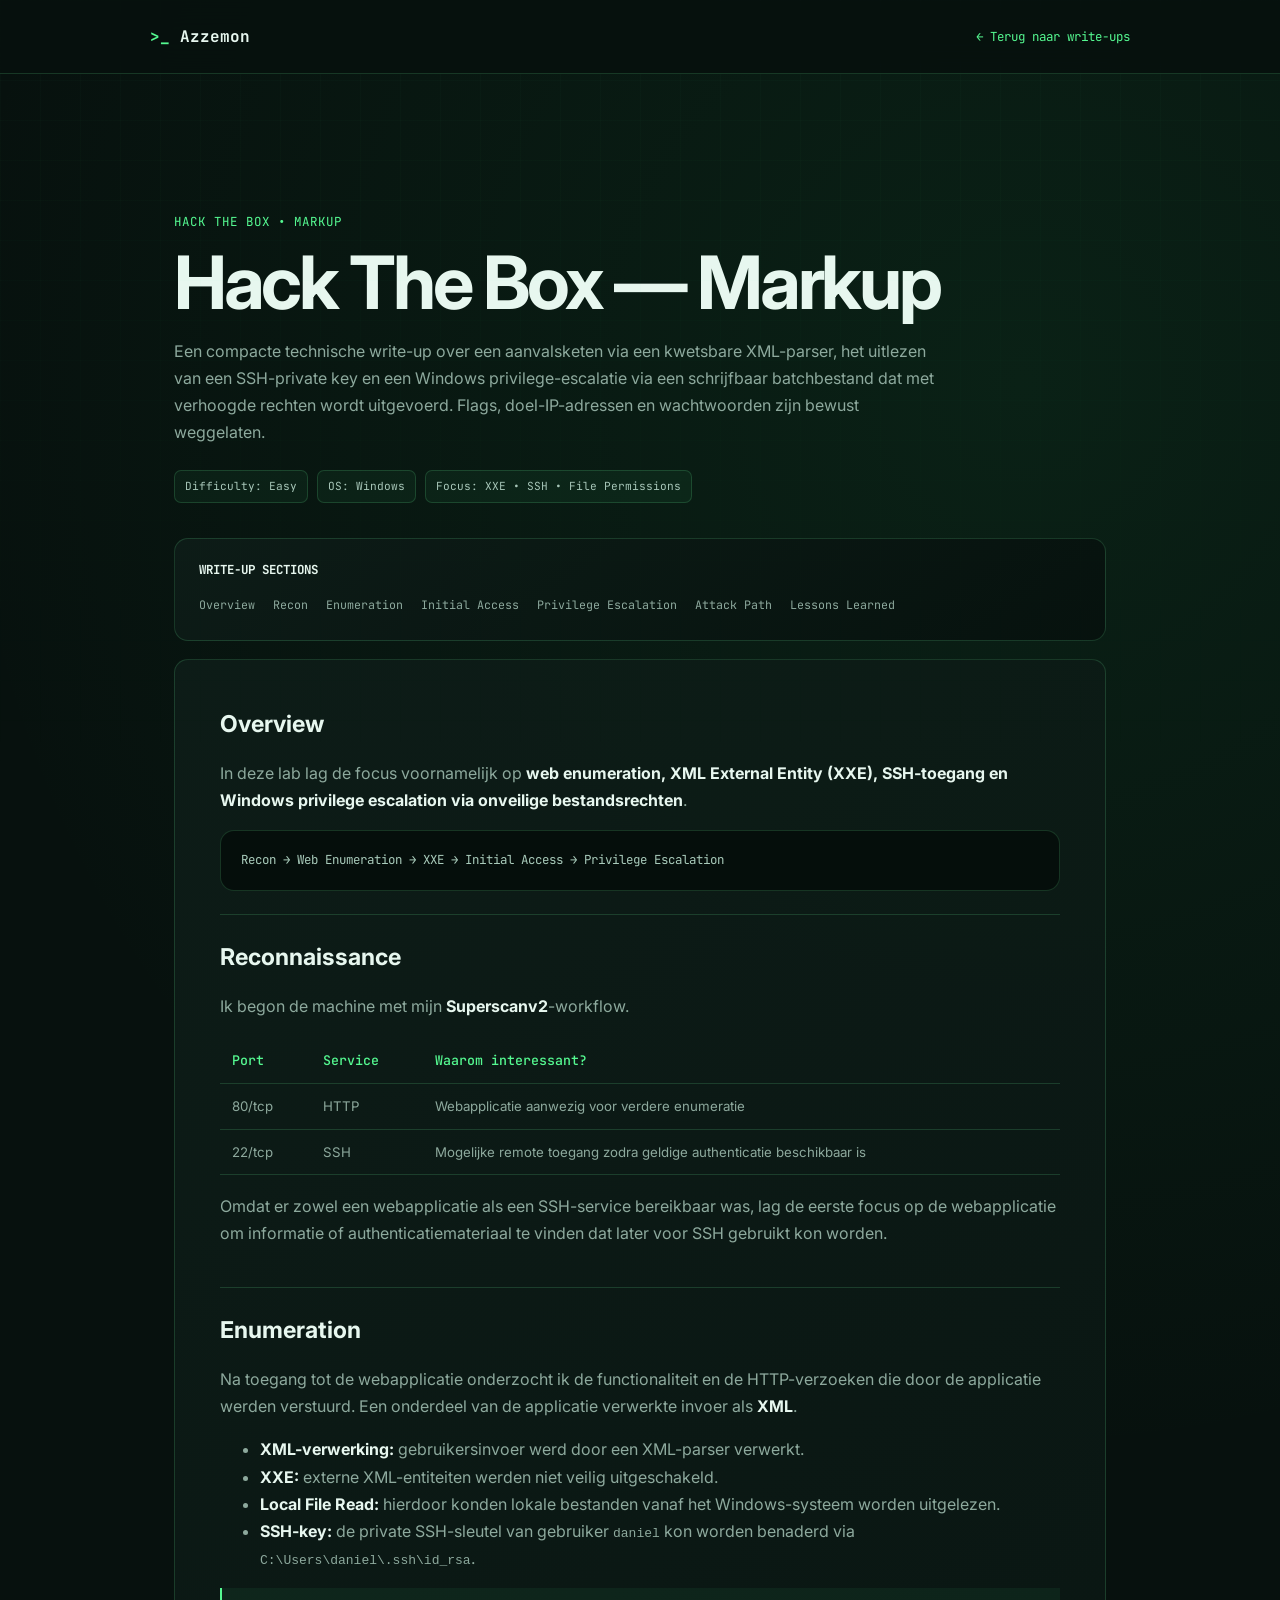
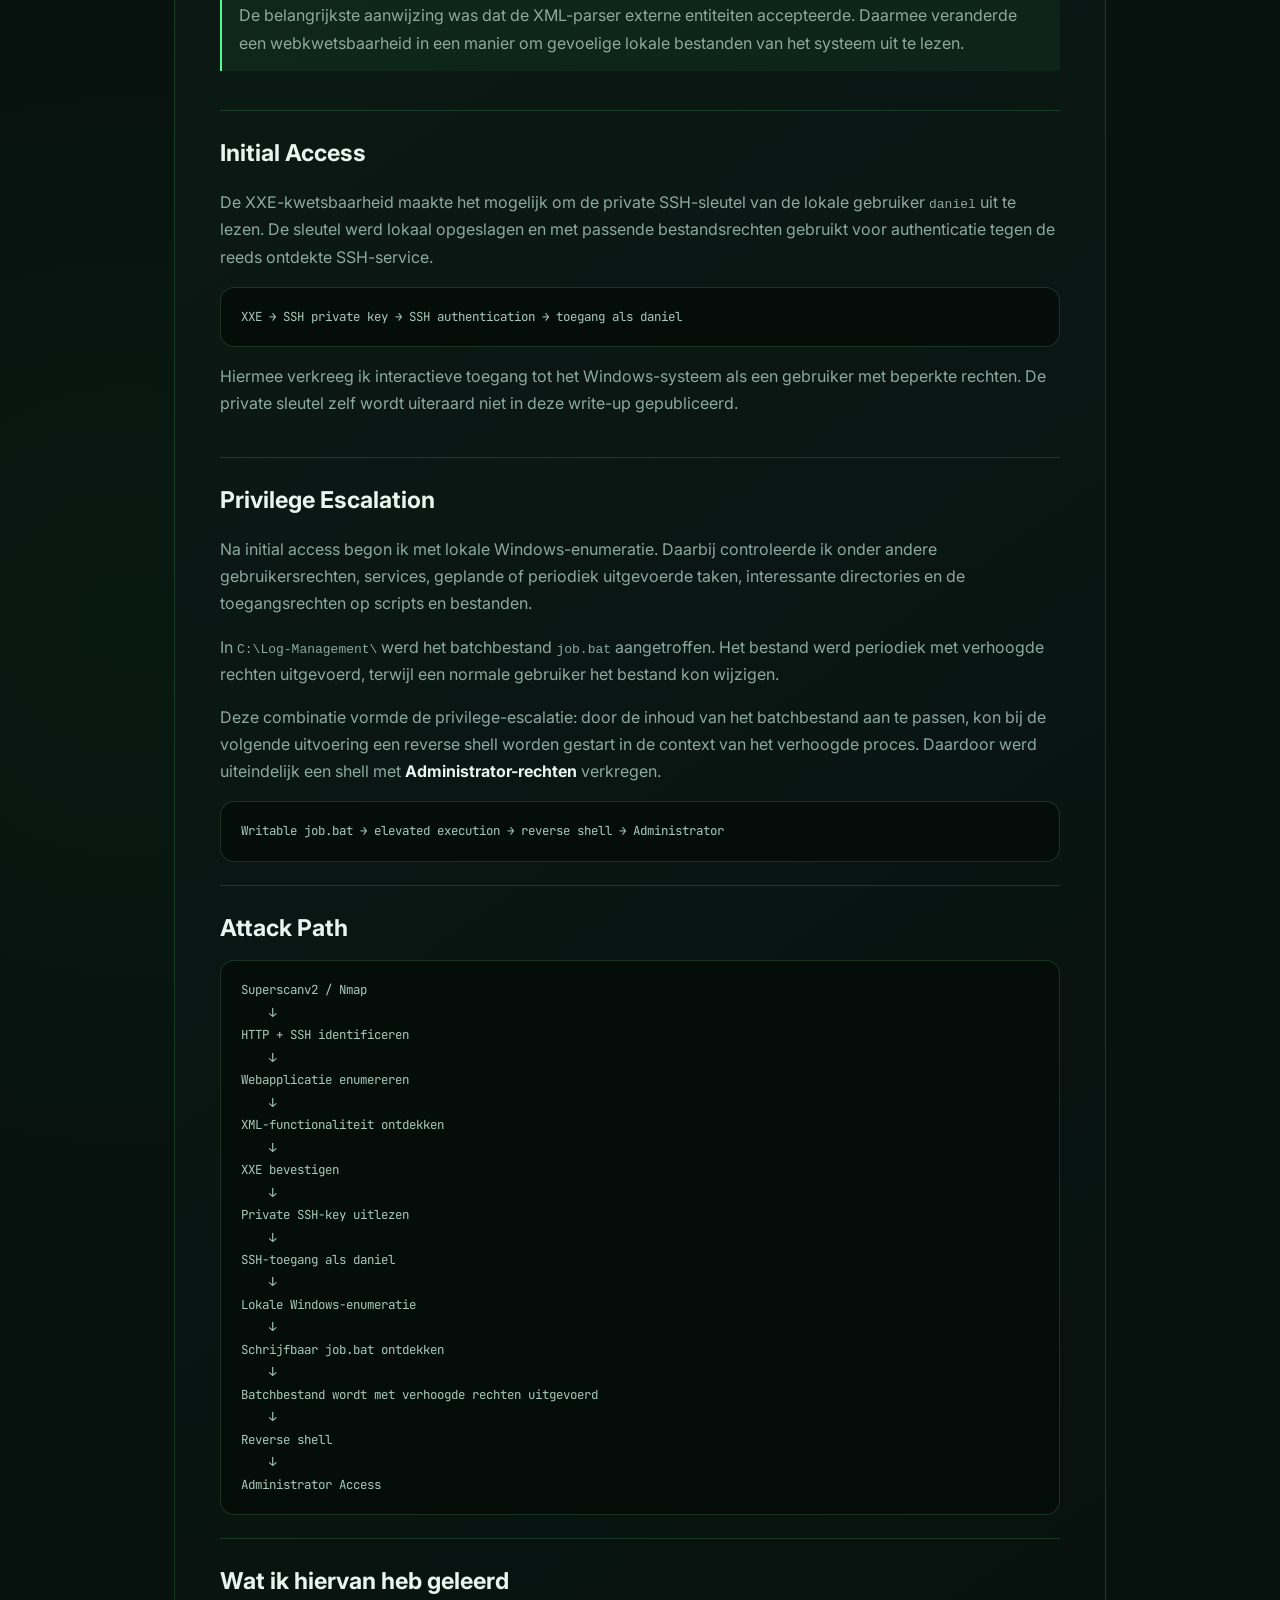
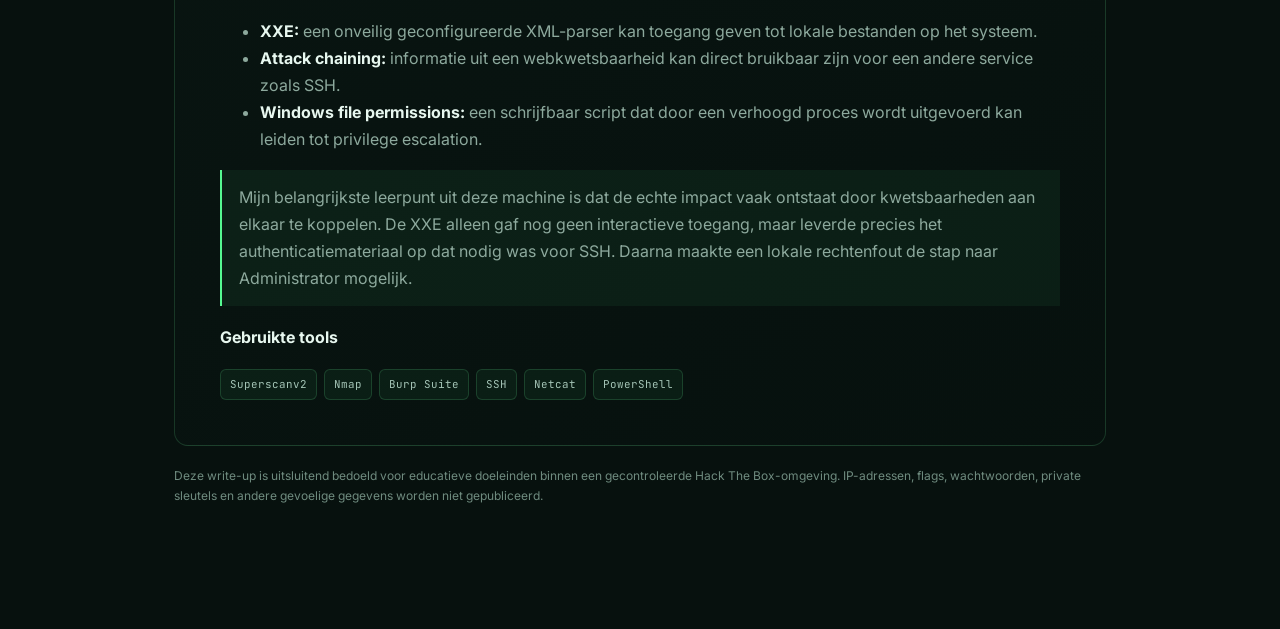
<file: writeups/markup.html>
<!DOCTYPE html>
<html lang="nl">
<head>
  <meta charset="UTF-8">
  <meta name="viewport" content="width=device-width, initial-scale=1.0">
  <meta name="description" content="Hack The Box Markup write-up - web enumeration, XXE, SSH en Windows privilege escalation via een schrijfbaar batchbestand.">
  <title>HTB Markup Write-up | Azzemon</title>
  <link rel="preconnect" href="https://fonts.googleapis.com">
  <link rel="preconnect" href="https://fonts.gstatic.com" crossorigin>
  <link href="https://fonts.googleapis.com/css2?family=JetBrains+Mono:wght@400;500;600;700&family=Inter:wght@400;500;600;700&display=swap" rel="stylesheet">
  <link rel="stylesheet" href="../style.css">
</head>
<body class="writeup-page">
  <header class="site-header">
    <a class="logo" href="../index.html"><span>&gt;_</span> Azzemon</a>
    <a class="writeup-back" href="../index.html#writeups">← Terug naar write-ups</a>
  </header>

  <main>
    <div class="writeup-hero">
      <p class="eyebrow">HACK THE BOX • MARKUP</p>
      <h1>Hack The Box — Markup</h1>
      <p>
        Een compacte technische write-up over een aanvalsketen via een kwetsbare XML-parser,
        het uitlezen van een SSH-private key en een Windows privilege-escalatie via een
        schrijfbaar batchbestand dat met verhoogde rechten wordt uitgevoerd. Flags,
        doel-IP-adressen en wachtwoorden zijn bewust weggelaten.
      </p>
      <div class="writeup-summary">
        <span>Difficulty: Easy</span>
        <span>OS: Windows</span>
        <span>Focus: XXE • SSH • File Permissions</span>
      </div>
    </div>

    <nav class="writeup-toc" aria-label="Inhoudsopgave">
      <strong>WRITE-UP SECTIONS</strong>
      <a href="#overview">Overview</a>
      <a href="#recon">Recon</a>
      <a href="#enumeration">Enumeration</a>
      <a href="#access">Initial Access</a>
      <a href="#privesc">Privilege Escalation</a>
      <a href="#attack-path">Attack Path</a>
      <a href="#lessons">Lessons Learned</a>
    </nav>

    <article class="writeup-article">
      <section id="overview">
        <h2>Overview</h2>
        <p>
          In deze lab lag de focus voornamelijk op <strong>web enumeration, XML External
          Entity (XXE), SSH-toegang en Windows privilege escalation via onveilige
          bestandsrechten</strong>.
        </p>
        <div class="attack-path">Recon → Web Enumeration → XXE → Initial Access → Privilege Escalation</div>
      </section>

      <section id="recon">
        <h2>Reconnaissance</h2>
        <p>Ik begon de machine met mijn <strong>Superscanv2</strong>-workflow.</p>
        <table class="writeup-table">
          <thead>
            <tr><th>Port</th><th>Service</th><th>Waarom interessant?</th></tr>
          </thead>
          <tbody>
            <tr><td>80/tcp</td><td>HTTP</td><td>Webapplicatie aanwezig voor verdere enumeratie</td></tr>
            <tr><td>22/tcp</td><td>SSH</td><td>Mogelijke remote toegang zodra geldige authenticatie beschikbaar is</td></tr>
          </tbody>
        </table>
        <p>
          Omdat er zowel een webapplicatie als een SSH-service bereikbaar was, lag de
          eerste focus op de webapplicatie om informatie of authenticatiemateriaal te vinden
          dat later voor SSH gebruikt kon worden.
        </p>
      </section>

      <section id="enumeration">
        <h2>Enumeration</h2>
        <p>
          Na toegang tot de webapplicatie onderzocht ik de functionaliteit en de HTTP-verzoeken
          die door de applicatie werden verstuurd. Een onderdeel van de applicatie verwerkte
          invoer als <strong>XML</strong>.
        </p>
        <ul>
          <li><strong>XML-verwerking:</strong> gebruikersinvoer werd door een XML-parser verwerkt.</li>
          <li><strong>XXE:</strong> externe XML-entiteiten werden niet veilig uitgeschakeld.</li>
          <li><strong>Local File Read:</strong> hierdoor konden lokale bestanden vanaf het Windows-systeem worden uitgelezen.</li>
          <li><strong>SSH-key:</strong> de private SSH-sleutel van gebruiker <code>daniel</code> kon worden benaderd via <code>C:\Users\daniel\.ssh\id_rsa</code>.</li>
        </ul>
        <div class="writeup-callout">
          De belangrijkste aanwijzing was dat de XML-parser externe entiteiten accepteerde.
          Daarmee veranderde een webkwetsbaarheid in een manier om gevoelige lokale bestanden
          van het systeem uit te lezen.
        </div>
      </section>

      <section id="access">
        <h2>Initial Access</h2>
        <p>
          De XXE-kwetsbaarheid maakte het mogelijk om de private SSH-sleutel van de lokale
          gebruiker <code>daniel</code> uit te lezen. De sleutel werd lokaal opgeslagen en met
          passende bestandsrechten gebruikt voor authenticatie tegen de reeds ontdekte
          SSH-service.
        </p>
        <div class="attack-path">XXE → SSH private key → SSH authentication → toegang als daniel</div>
        <p>
          Hiermee verkreeg ik interactieve toegang tot het Windows-systeem als een gebruiker
          met beperkte rechten. De private sleutel zelf wordt uiteraard niet in deze write-up
          gepubliceerd.
        </p>
      </section>

      <section id="privesc">
        <h2>Privilege Escalation</h2>
        <p>
          Na initial access begon ik met lokale Windows-enumeratie. Daarbij controleerde ik
          onder andere gebruikersrechten, services, geplande of periodiek uitgevoerde taken,
          interessante directories en de toegangsrechten op scripts en bestanden.
        </p>
        <p>
          In <code>C:\Log-Management\</code> werd het batchbestand <code>job.bat</code>
          aangetroffen. Het bestand werd periodiek met verhoogde rechten uitgevoerd, terwijl
          een normale gebruiker het bestand kon wijzigen.
        </p>
        <p>
          Deze combinatie vormde de privilege-escalatie: door de inhoud van het batchbestand
          aan te passen, kon bij de volgende uitvoering een reverse shell worden gestart in de
          context van het verhoogde proces. Daardoor werd uiteindelijk een shell met
          <strong>Administrator-rechten</strong> verkregen.
        </p>
        <div class="attack-path">Writable job.bat → elevated execution → reverse shell → Administrator</div>
      </section>

      <section id="attack-path">
        <h2>Attack Path</h2>
        <div class="attack-path">Superscanv2 / Nmap
    ↓
HTTP + SSH identificeren
    ↓
Webapplicatie enumereren
    ↓
XML-functionaliteit ontdekken
    ↓
XXE bevestigen
    ↓
Private SSH-key uitlezen
    ↓
SSH-toegang als daniel
    ↓
Lokale Windows-enumeratie
    ↓
Schrijfbaar job.bat ontdekken
    ↓
Batchbestand wordt met verhoogde rechten uitgevoerd
    ↓
Reverse shell
    ↓
Administrator Access</div>
      </section>

      <section id="lessons">
        <h2>Wat ik hiervan heb geleerd</h2>
        <ul>
          <li><strong>XXE:</strong> een onveilig geconfigureerde XML-parser kan toegang geven tot lokale bestanden op het systeem.</li>
          <li><strong>Attack chaining:</strong> informatie uit een webkwetsbaarheid kan direct bruikbaar zijn voor een andere service zoals SSH.</li>
          <li><strong>Windows file permissions:</strong> een schrijfbaar script dat door een verhoogd proces wordt uitgevoerd kan leiden tot privilege escalation.</li>
        </ul>
        <div class="writeup-callout">
          Mijn belangrijkste leerpunt uit deze machine is dat de echte impact vaak ontstaat
          door kwetsbaarheden aan elkaar te koppelen. De XXE alleen gaf nog geen interactieve
          toegang, maar leverde precies het authenticatiemateriaal op dat nodig was voor SSH.
          Daarna maakte een lokale rechtenfout de stap naar Administrator mogelijk.
        </div>

        <h3>Gebruikte tools</h3>
        <div class="tags">
          <span>Superscanv2</span>
          <span>Nmap</span>
          <span>Burp Suite</span>
          <span>SSH</span>
          <span>Netcat</span>
          <span>PowerShell</span>
        </div>
      </section>
    </article>

    <p class="writeup-disclaimer">
      Deze write-up is uitsluitend bedoeld voor educatieve doeleinden binnen een
      gecontroleerde Hack The Box-omgeving. IP-adressen, flags, wachtwoorden, private
      sleutels en andere gevoelige gegevens worden niet gepubliceerd.
    </p>
  </main>
</body>
</html>
</file>
<file: style.css>
/* ============================================
   My Journey of Becoming a Cybersecurity
   Ethical Hacker
   ============================================ */

:root {
  --bg: #07110e;
  --bg-soft: #0b1713;
  --card: #0e1d18;
  --card-hover: #12251e;
  --text: #e7f7ef;
  --muted: #8da99d;
  --accent: #55f991;
  --accent-soft: rgba(85, 249, 145, 0.12);
  --border: rgba(112, 255, 163, 0.16);
  --max-width: 1160px;
}

* {
  box-sizing: border-box;
}

html {
  scroll-behavior: smooth;
  scroll-padding-top: 92px;
}

body {
  margin: 0;
  background:
    radial-gradient(circle at 80% 10%, rgba(36, 175, 91, 0.10), transparent 30%),
    radial-gradient(circle at 10% 58%, rgba(36, 175, 91, 0.055), transparent 25%),
    var(--bg);
  color: var(--text);
  font-family: "Inter", sans-serif;
  line-height: 1.7;
}

body::before {
  content: "";
  position: fixed;
  inset: 0;
  pointer-events: none;
  background-image:
    linear-gradient(rgba(85, 249, 145, 0.025) 1px, transparent 1px),
    linear-gradient(90deg, rgba(85, 249, 145, 0.025) 1px, transparent 1px);
  background-size: 40px 40px;
  mask-image: linear-gradient(to bottom, black, transparent 90%);
}

a {
  color: inherit;
}

.site-header {
  position: sticky;
  top: 0;
  z-index: 50;
  display: flex;
  align-items: center;
  justify-content: space-between;
  min-height: 74px;
  padding: 0 max(24px, calc((100vw - var(--max-width)) / 2));
  background: rgba(7, 17, 14, 0.9);
  border-bottom: 1px solid var(--border);
  backdrop-filter: blur(18px);
}

.logo {
  flex: 0 0 auto;
  color: var(--text);
  text-decoration: none;
  font-family: "JetBrains Mono", monospace;
  font-weight: 700;
}

.logo span {
  color: var(--accent);
}

.nav {
  display: flex;
  align-items: center;
  justify-content: flex-end;
  flex-wrap: wrap;
  gap: 20px;
}

.nav a {
  color: var(--muted);
  text-decoration: none;
  font-family: "JetBrains Mono", monospace;
  font-size: 0.78rem;
  transition: 0.2s ease;
}

.nav a:hover,
.nav a.active {
  color: var(--accent);
}

.menu-toggle {
  display: none;
  width: 42px;
  height: 42px;
  border: 1px solid var(--border);
  background: transparent;
  border-radius: 8px;
}

.menu-toggle span {
  display: block;
  width: 19px;
  height: 1px;
  margin: 5px auto;
  background: var(--accent);
}

.hero {
  min-height: calc(100vh - 74px);
  display: grid;
  place-items: center;
  padding: 90px 24px;
}

.hero-content,
.section,
footer {
  width: min(100%, var(--max-width));
  margin-inline: auto;
}

.eyebrow,
.section-number,
.timeline-date,
.project-type,
.path-label {
  color: var(--accent);
  font-family: "JetBrains Mono", monospace;
  letter-spacing: 0.08em;
  font-size: 0.78rem;
}

.hero h1 {
  max-width: 1000px;
  margin: 12px 0 20px;
  font-size: clamp(2.65rem, 7vw, 5.8rem);
  line-height: 1.02;
  letter-spacing: -0.05em;
}

.hero h1 span {
  display: block;
  color: var(--accent);
}

.hero-copy {
  max-width: 800px;
  color: var(--muted);
  font-size: clamp(1rem, 2vw, 1.16rem);
}

.hero-actions {
  display: flex;
  flex-wrap: wrap;
  gap: 12px;
  margin: 32px 0;
}

.button {
  display: inline-block;
  padding: 13px 20px;
  border: 1px solid var(--accent);
  border-radius: 8px;
  text-decoration: none;
  font-family: "JetBrains Mono", monospace;
  font-size: 0.9rem;
  transition: 0.2s ease;
}

.button.primary {
  color: #05110b;
  background: var(--accent);
}

.button.primary:hover {
  transform: translateY(-2px);
  box-shadow: 0 10px 35px rgba(85, 249, 145, 0.18);
}

.button.secondary {
  color: var(--accent);
  background: transparent;
}

.button.secondary:hover {
  background: var(--accent-soft);
}

.quick-stats {
  display: grid;
  grid-template-columns: repeat(3, minmax(0, 1fr));
  max-width: 780px;
  gap: 10px;
  margin: 0 0 38px;
}

.quick-stats article {
  padding: 17px 18px;
  border: 1px solid var(--border);
  border-radius: 10px;
  background: rgba(14, 29, 24, 0.62);
}

.quick-stats strong,
.quick-stats span {
  display: block;
}

.quick-stats strong {
  color: var(--accent);
  font-family: "JetBrains Mono", monospace;
  font-size: 1.4rem;
}

.quick-stats span {
  margin-top: 3px;
  color: var(--muted);
  font-size: 0.76rem;
}

.terminal {
  max-width: 800px;
  overflow: hidden;
  border: 1px solid var(--border);
  border-radius: 12px;
  background: rgba(4, 12, 9, 0.92);
  box-shadow: 0 25px 80px rgba(0, 0, 0, 0.35);
  font-family: "JetBrains Mono", monospace;
  font-size: 0.86rem;
}

.terminal-top {
  display: flex;
  align-items: center;
  gap: 7px;
  padding: 10px 14px;
  background: #0c1814;
  border-bottom: 1px solid var(--border);
}

.terminal-top span {
  width: 9px;
  height: 9px;
  border-radius: 50%;
  background: #345144;
}

.terminal-top p {
  margin: 0 auto;
  padding-right: 45px;
  color: #60786e;
  font-size: 0.72rem;
}

.terminal-body {
  padding: 18px 22px;
}

.terminal-body p {
  margin: 5px 0;
}

.prompt {
  color: var(--accent);
}

.output {
  color: var(--muted);
  padding-left: 18px;
}

.cursor {
  color: var(--accent);
  animation: blink 1s steps(2) infinite;
}

@keyframes blink {
  50% { opacity: 0; }
}

.section {
  padding: 100px 24px;
}

.section-heading {
  display: flex;
  align-items: baseline;
  gap: 14px;
  margin-bottom: 32px;
}

.section-heading h2 {
  margin: 0;
  font-size: clamp(1.8rem, 4vw, 2.8rem);
}

.section-heading::after {
  content: "";
  width: min(280px, 30vw);
  height: 1px;
  margin-left: 12px;
  background: var(--border);
}

.section-intro {
  max-width: 800px;
  margin: -10px 0 42px;
  color: var(--muted);
}

.about-grid {
  display: grid;
  grid-template-columns: 1.45fr 0.8fr;
  gap: 50px;
  align-items: start;
}

.about-copy p {
  margin-top: 0;
  color: var(--muted);
  font-size: 1.05rem;
}

.about-copy strong {
  color: var(--text);
  font-weight: 600;
}

.profile-card,
.skill-card,
.project-card,
.ethics-card,
.path-card,
.certificate-card,
.progress-hero,
.completed-paths article,
.module-list {
  border: 1px solid var(--border);
  background: linear-gradient(
    145deg,
    rgba(14, 29, 24, 0.92),
    rgba(7, 17, 14, 0.92)
  );
  border-radius: 14px;
}

.profile-card {
  padding: 28px;
}

.profile-icon {
  display: grid;
  place-items: center;
  width: 52px;
  height: 52px;
  border: 1px solid var(--accent);
  border-radius: 12px;
  color: var(--accent);
  background: var(--accent-soft);
  font-family: "JetBrains Mono", monospace;
}

.profile-card h3 {
  margin-bottom: 6px;
}

.profile-card > p {
  margin-top: 0;
  color: var(--muted);
}

.profile-stat {
  display: flex;
  justify-content: space-between;
  gap: 18px;
  padding: 12px 0;
  border-top: 1px solid var(--border);
  font-size: 0.88rem;
}

.profile-stat span {
  color: var(--muted);
}

.profile-stat strong {
  color: var(--accent);
  font-family: "JetBrains Mono", monospace;
  font-size: 0.74rem;
  text-align: right;
}

.timeline {
  position: relative;
  margin-left: 9px;
  padding-left: 44px;
  border-left: 1px solid var(--border);
}

.timeline-item {
  position: relative;
  max-width: 800px;
  padding: 0 0 46px;
}

.timeline-marker {
  position: absolute;
  left: -51px;
  top: 8px;
  width: 13px;
  height: 13px;
  border: 2px solid var(--accent);
  border-radius: 50%;
  background: var(--bg);
  box-shadow: 0 0 0 6px rgba(85, 249, 145, 0.06);
}

.timeline-item h3 {
  margin: 3px 0 8px;
  font-size: 1.3rem;
}

.timeline-item p:last-child {
  margin: 0;
  color: var(--muted);
}

.skills-grid {
  display: grid;
  grid-template-columns: repeat(3, 1fr);
  gap: 18px;
}

.skill-card,
.project-card {
  padding: 25px;
  transition: 0.22s ease;
}

.skill-card:hover,
.project-card:hover,
.path-card:hover,
.certificate-card:hover {
  transform: translateY(-4px);
  border-color: rgba(85, 249, 145, 0.38);
  background: var(--card-hover);
}

.skill-icon {
  margin: 0;
  color: var(--accent);
  font-family: "JetBrains Mono", monospace;
  font-weight: 700;
  font-size: 1.12rem;
}

.skill-card h3,
.project-card h3 {
  margin-bottom: 8px;
}

.skill-card > p:not(.skill-icon),
.project-card p:not(.project-type) {
  color: var(--muted);
}

.tags {
  display: flex;
  flex-wrap: wrap;
  gap: 7px;
  margin-top: 18px;
}

.tags span,
.module-tags span {
  padding: 5px 9px;
  border: 1px solid var(--border);
  border-radius: 6px;
  color: #a4c4b6;
  background: rgba(85, 249, 145, 0.05);
  font-family: "JetBrains Mono", monospace;
  font-size: 0.68rem;
}

.progress-hero {
  display: flex;
  align-items: center;
  justify-content: space-between;
  gap: 30px;
  padding: 32px;
  margin-bottom: 20px;
}

.progress-hero > div:first-child {
  max-width: 720px;
}

.progress-hero h3 {
  margin: 4px 0 8px;
  font-size: clamp(1.5rem, 4vw, 2.35rem);
}

.progress-hero p:last-child {
  color: var(--muted);
}

.progress-number {
  flex: 0 0 auto;
  min-width: 155px;
  padding: 18px 25px;
  text-align: center;
  border-left: 1px solid var(--border);
}

.progress-number strong,
.progress-number span {
  display: block;
}

.progress-number strong {
  color: var(--accent);
  font-family: "JetBrains Mono", monospace;
  font-size: clamp(2.6rem, 7vw, 4rem);
  line-height: 1;
}

.progress-number span {
  margin-top: 7px;
  color: var(--muted);
  font-family: "JetBrains Mono", monospace;
  font-size: 0.72rem;
  text-transform: uppercase;
}

.path-grid {
  display: grid;
  grid-template-columns: repeat(2, 1fr);
  gap: 16px;
}

.path-card {
  padding: 22px;
  transition: 0.22s ease;
}

.path-card.featured {
  grid-column: 1 / -1;
  border-color: rgba(85, 249, 145, 0.32);
}

.path-top {
  display: flex;
  align-items: flex-end;
  justify-content: space-between;
  gap: 18px;
}

.path-top h3 {
  margin: 5px 0 0;
  font-size: 1.05rem;
}

.path-top > strong {
  color: var(--accent);
  font-family: "JetBrains Mono", monospace;
  font-size: 0.86rem;
}

.path-label {
  margin: 0;
  font-size: 0.66rem;
}

.progress-track {
  height: 8px;
  margin-top: 18px;
  overflow: hidden;
  background: rgba(255, 255, 255, 0.055);
  border-radius: 999px;
}

.progress-track span {
  display: block;
  height: 100%;
  border-radius: inherit;
  background: var(--accent);
  box-shadow: 0 0 18px rgba(85, 249, 145, 0.2);
}

.completed-paths {
  display: grid;
  grid-template-columns: repeat(2, 1fr);
  gap: 16px;
  margin-top: 16px;
}

.completed-paths article {
  display: flex;
  align-items: center;
  gap: 16px;
  padding: 22px;
}

.completed-paths h3 {
  margin: 4px 0 0;
  font-size: 1rem;
}

.check {
  display: grid;
  place-items: center;
  flex: 0 0 36px;
  width: 36px;
  height: 36px;
  border-radius: 50%;
  color: #041108;
  background: var(--accent);
  font-weight: 800;
}

.module-list {
  margin-top: 16px;
  padding: 20px 22px;
}

.module-list summary {
  cursor: pointer;
  color: var(--text);
  font-family: "JetBrains Mono", monospace;
  font-size: 0.86rem;
}

.module-list summary::marker {
  color: var(--accent);
}

.module-tags {
  display: flex;
  flex-wrap: wrap;
  gap: 8px;
  margin-top: 20px;
}

.certificate-grid {
  display: grid;
  grid-template-columns: repeat(2, 1fr);
  gap: 18px;
}

.certificate-card {
  display: grid;
  grid-template-columns: 82px 1fr;
  gap: 22px;
  padding: 26px;
  transition: 0.22s ease;
}

.certificate-badge {
  display: grid;
  place-items: center;
  width: 74px;
  height: 74px;
  border: 1px solid var(--accent);
  border-radius: 14px;
  color: var(--accent);
  background: var(--accent-soft);
  font-family: "JetBrains Mono", monospace;
  font-size: 0.92rem;
  font-weight: 700;
}

.certificate-card h3 {
  margin: 2px 0 2px;
}

.certificate-card p:not(.project-type) {
  color: var(--muted);
}

.certificate-card .issuer {
  margin: 0 0 12px;
  color: var(--accent) !important;
  font-family: "JetBrains Mono", monospace;
  font-size: 0.78rem;
}

.privacy-note {
  margin-top: 16px;
  color: #6f8b7f;
  font-family: "JetBrains Mono", monospace;
  font-size: 0.72rem;
}

.projects-grid {
  display: grid;
  grid-template-columns: repeat(3, 1fr);
  gap: 18px;
}

.project-card {
  min-height: 270px;
  display: flex;
  flex-direction: column;
  justify-content: space-between;
}

.ethics {
  padding-top: 50px;
}

.ethics-card {
  padding: clamp(28px, 5vw, 55px);
  text-align: center;
}

.ethics-card h2 {
  margin: 4px 0 12px;
  font-size: clamp(1.7rem, 4vw, 2.5rem);
}

.ethics-card p:last-child {
  max-width: 770px;
  margin: auto;
  color: var(--muted);
}

footer {
  display: flex;
  justify-content: space-between;
  padding: 30px 24px 50px;
  border-top: 1px solid var(--border);
  color: var(--muted);
  font-family: "JetBrains Mono", monospace;
  font-size: 0.8rem;
}

footer span,
footer a {
  color: var(--accent);
}

footer a {
  text-decoration: none;
}



/* ============================================
   HTB Write-ups
   ============================================ */
.writeup-workflow {
  display: flex;
  align-items: center;
  flex-wrap: wrap;
  gap: 9px;
  margin: -8px 0 26px;
  padding: 16px 18px;
  border: 1px solid var(--border);
  border-radius: 12px;
  background: rgba(4, 12, 9, 0.65);
  font-family: "JetBrains Mono", monospace;
  font-size: 0.74rem;
}

.writeup-workflow span {
  color: #b7d7c8;
}

.writeup-workflow b {
  color: var(--accent);
  font-weight: 500;
}

.writeups-grid {
  display: grid;
  grid-template-columns: 1.35fr 0.85fr;
  gap: 18px;
}

.writeup-card,
.publication-note,
.writeup-article,
.writeup-toc,
.attack-path {
  border: 1px solid var(--border);
  background: linear-gradient(
    145deg,
    rgba(14, 29, 24, 0.92),
    rgba(7, 17, 14, 0.92)
  );
  border-radius: 14px;
}

.writeup-card {
  padding: 26px;
  transition: 0.22s ease;
}

.writeup-card:hover {
  transform: translateY(-4px);
  border-color: rgba(85, 249, 145, 0.38);
  background: var(--card-hover);
}

.writeup-card-featured {
  border-color: rgba(85, 249, 145, 0.28);
}

.writeup-card-top {
  display: flex;
  align-items: flex-start;
  justify-content: space-between;
  gap: 18px;
}

.writeup-card h3 {
  margin: 3px 0 7px;
}

.writeup-card > p {
  color: var(--muted);
}

.status-badge {
  flex: 0 0 auto;
  padding: 5px 8px;
  border: 1px solid rgba(85, 249, 145, 0.34);
  border-radius: 999px;
  color: var(--accent);
  background: var(--accent-soft);
  font-family: "JetBrains Mono", monospace;
  font-size: 0.62rem;
  letter-spacing: 0.08em;
}

.muted-badge {
  color: var(--muted);
  border-color: var(--border);
  background: transparent;
}

.writeup-meta {
  display: flex;
  flex-wrap: wrap;
  gap: 8px 15px;
  margin-top: 18px;
  color: var(--muted);
  font-family: "JetBrains Mono", monospace;
  font-size: 0.7rem;
}

.text-link {
  display: inline-block;
  margin-top: 20px;
  color: var(--accent);
  text-decoration: none;
  font-family: "JetBrains Mono", monospace;
  font-size: 0.78rem;
}

.text-link:hover {
  text-decoration: underline;
}

.publication-note {
  margin-top: 18px;
  padding: 17px 20px;
}

.publication-note p {
  margin: 0;
  color: var(--muted);
  font-size: 0.86rem;
}

.publication-note strong {
  color: var(--text);
}

/* Standalone write-up pages */
.writeup-page main {
  width: min(100%, 980px);
  margin-inline: auto;
  padding: 70px 24px 110px;
}

.writeup-page .site-header {
  padding-left: max(24px, calc((100vw - 980px) / 2));
  padding-right: max(24px, calc((100vw - 980px) / 2));
}

.writeup-back {
  color: var(--accent);
  text-decoration: none;
  font-family: "JetBrains Mono", monospace;
  font-size: 0.78rem;
}

.writeup-hero {
  padding: 55px 0 35px;
}

.writeup-hero h1 {
  max-width: 800px;
  margin: 8px 0 14px;
  font-size: clamp(2.3rem, 7vw, 4.6rem);
  line-height: 1.04;
  letter-spacing: -0.045em;
}

.writeup-hero > p:not(.eyebrow) {
  max-width: 760px;
  color: var(--muted);
}

.writeup-summary {
  display: flex;
  flex-wrap: wrap;
  gap: 9px;
  margin-top: 24px;
}

.writeup-summary span {
  padding: 6px 10px;
  border: 1px solid var(--border);
  border-radius: 7px;
  color: #a7c6b8;
  background: rgba(85, 249, 145, 0.05);
  font-family: "JetBrains Mono", monospace;
  font-size: 0.7rem;
}

.writeup-toc {
  padding: 20px 24px;
  margin-bottom: 18px;
}

.writeup-toc strong {
  display: block;
  margin-bottom: 9px;
  font-family: "JetBrains Mono", monospace;
  font-size: 0.78rem;
}

.writeup-toc a {
  display: inline-block;
  margin: 4px 14px 4px 0;
  color: var(--muted);
  text-decoration: none;
  font-family: "JetBrains Mono", monospace;
  font-size: 0.73rem;
}

.writeup-toc a:hover {
  color: var(--accent);
}

.writeup-article {
  padding: clamp(24px, 5vw, 45px);
}

.writeup-article section {
  padding: 23px 0;
  border-bottom: 1px solid var(--border);
}

.writeup-article section:first-child {
  padding-top: 0;
}

.writeup-article section:last-child {
  padding-bottom: 0;
  border-bottom: 0;
}

.writeup-article h2 {
  margin: 0 0 12px;
  font-size: 1.45rem;
}

.writeup-article h3 {
  margin: 18px 0 8px;
  font-size: 1rem;
}

.writeup-article p,
.writeup-article li {
  color: var(--muted);
}

.writeup-article strong {
  color: var(--text);
}

.writeup-table {
  width: 100%;
  margin: 18px 0;
  border-collapse: collapse;
  font-size: 0.83rem;
}

.writeup-table th,
.writeup-table td {
  padding: 11px 12px;
  text-align: left;
  border-bottom: 1px solid var(--border);
}

.writeup-table th {
  color: var(--accent);
  font-family: "JetBrains Mono", monospace;
  font-weight: 500;
}

.writeup-table td {
  color: var(--muted);
}

.attack-path {
  padding: 18px 20px;
  overflow-x: auto;
  color: #a9cbbb;
  background: rgba(4, 12, 9, 0.8);
  font-family: "JetBrains Mono", monospace;
  font-size: 0.78rem;
  line-height: 1.8;
  white-space: pre;
}

.writeup-callout {
  margin: 16px 0;
  padding: 14px 17px;
  border-left: 2px solid var(--accent);
  background: rgba(85, 249, 145, 0.055);
  color: var(--muted);
}

.writeup-disclaimer {
  margin-top: 20px;
  color: #6f8b7f;
  font-size: 0.75rem;
}


@media (max-width: 950px) {
  .nav {
    gap: 13px;
  }

  .nav a {
    font-size: 0.7rem;
  }

  .skills-grid,
  .projects-grid {
    grid-template-columns: repeat(2, 1fr);
  }

  .writeups-grid {
    grid-template-columns: 1fr;
  }

  .certificate-grid {
    grid-template-columns: 1fr;
  }

  .about-grid {
    grid-template-columns: 1fr;
  }
}

@media (max-width: 760px) {
  .menu-toggle {
    display: block;
  }

  .nav {
    display: none;
    position: absolute;
    top: 74px;
    left: 16px;
    right: 16px;
    flex-direction: column;
    align-items: stretch;
    gap: 0;
    padding: 10px;
    border: 1px solid var(--border);
    border-radius: 10px;
    background: #091510;
  }

  .nav.open {
    display: flex;
  }

  .nav a {
    padding: 11px 12px;
    font-size: 0.78rem;
  }

  .quick-stats {
    grid-template-columns: 1fr;
  }

  .path-grid,
  .completed-paths {
    grid-template-columns: 1fr;
  }

  .path-card.featured {
    grid-column: auto;
  }

  .progress-hero {
    align-items: stretch;
    flex-direction: column;
  }

  .progress-number {
    border-left: 0;
    border-top: 1px solid var(--border);
  }
}

@media (max-width: 620px) {
  .hero {
    padding-top: 60px;
  }

  .skills-grid,
  .projects-grid {
    grid-template-columns: 1fr;
  }

  .writeup-workflow b {
    display: none;
  }

  .writeup-workflow span {
    width: 100%;
  }

  .certificate-card {
    grid-template-columns: 1fr;
  }

  .section {
    padding-top: 75px;
    padding-bottom: 75px;
  }

  .section-heading::after {
    display: none;
  }

  .path-top {
    align-items: flex-start;
    flex-direction: column;
    gap: 8px;
  }

  footer {
    flex-direction: column;
    gap: 8px;
  }
}
</file>
